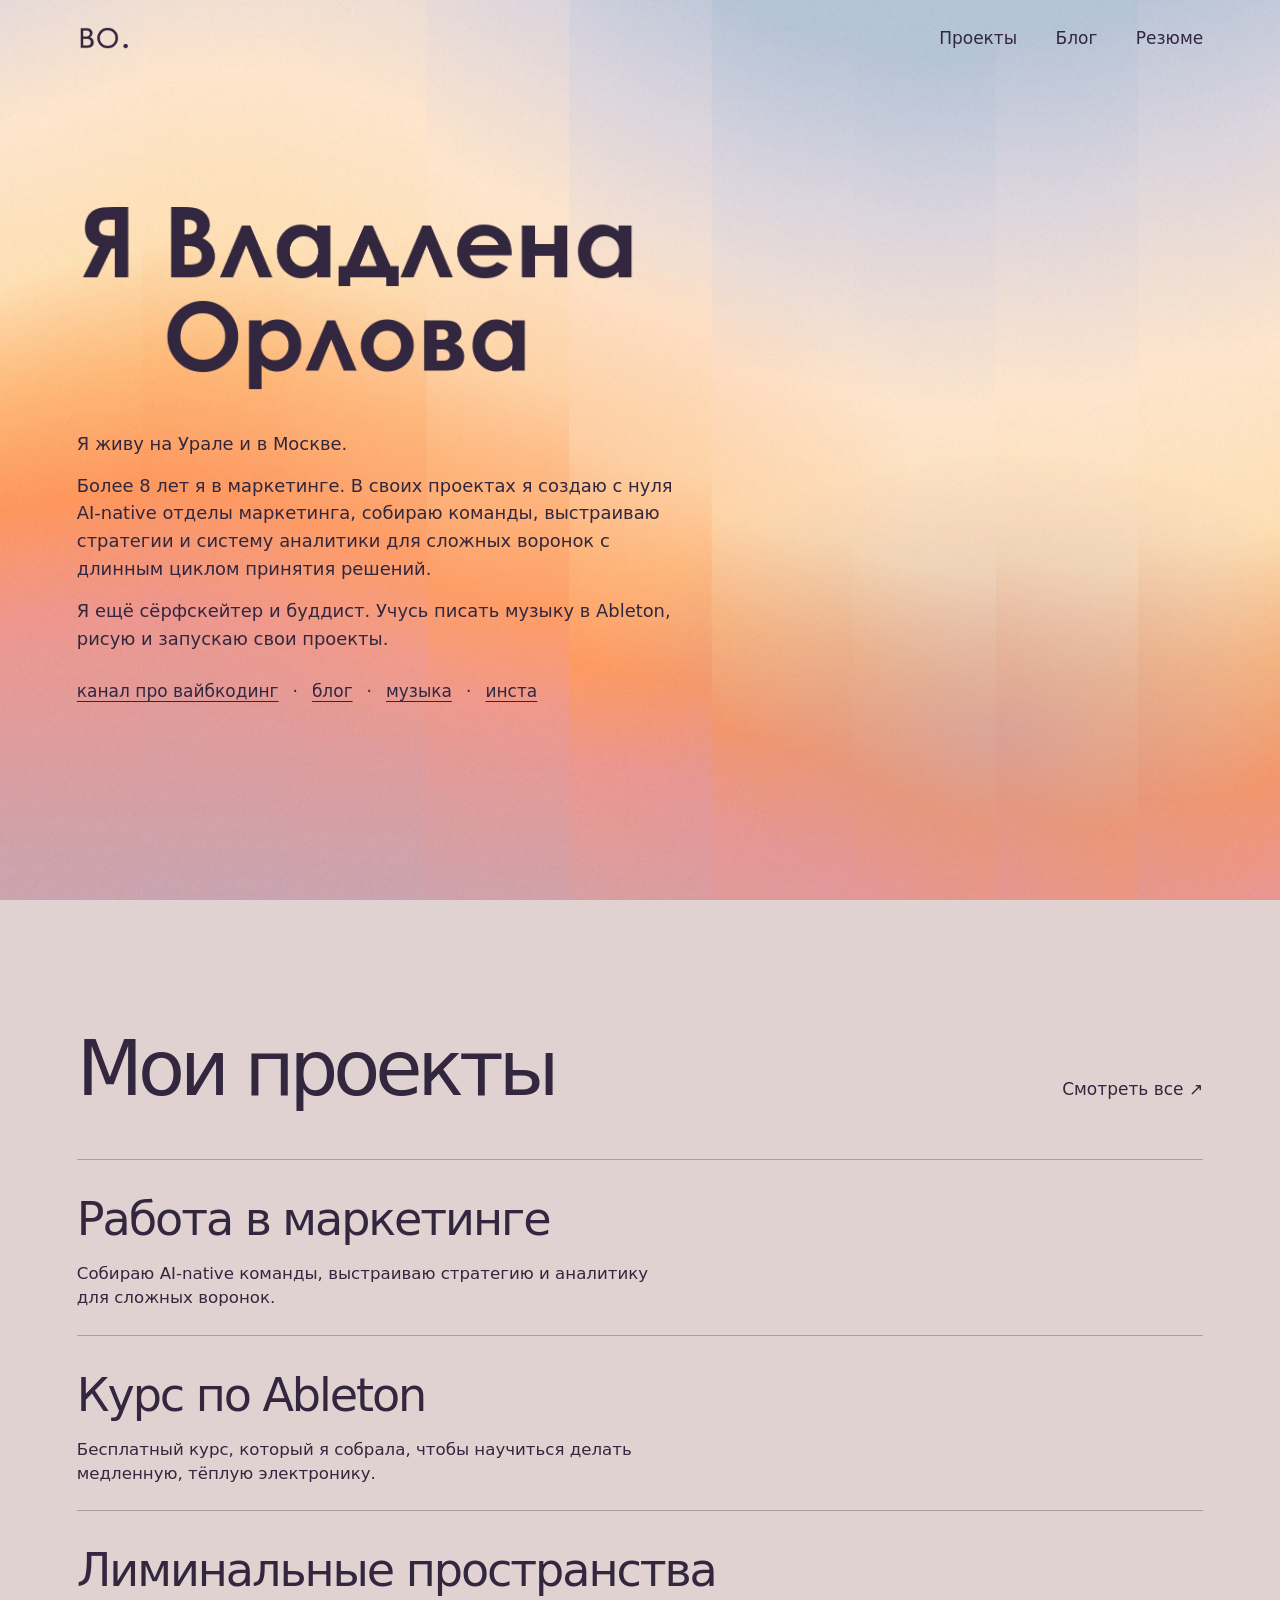
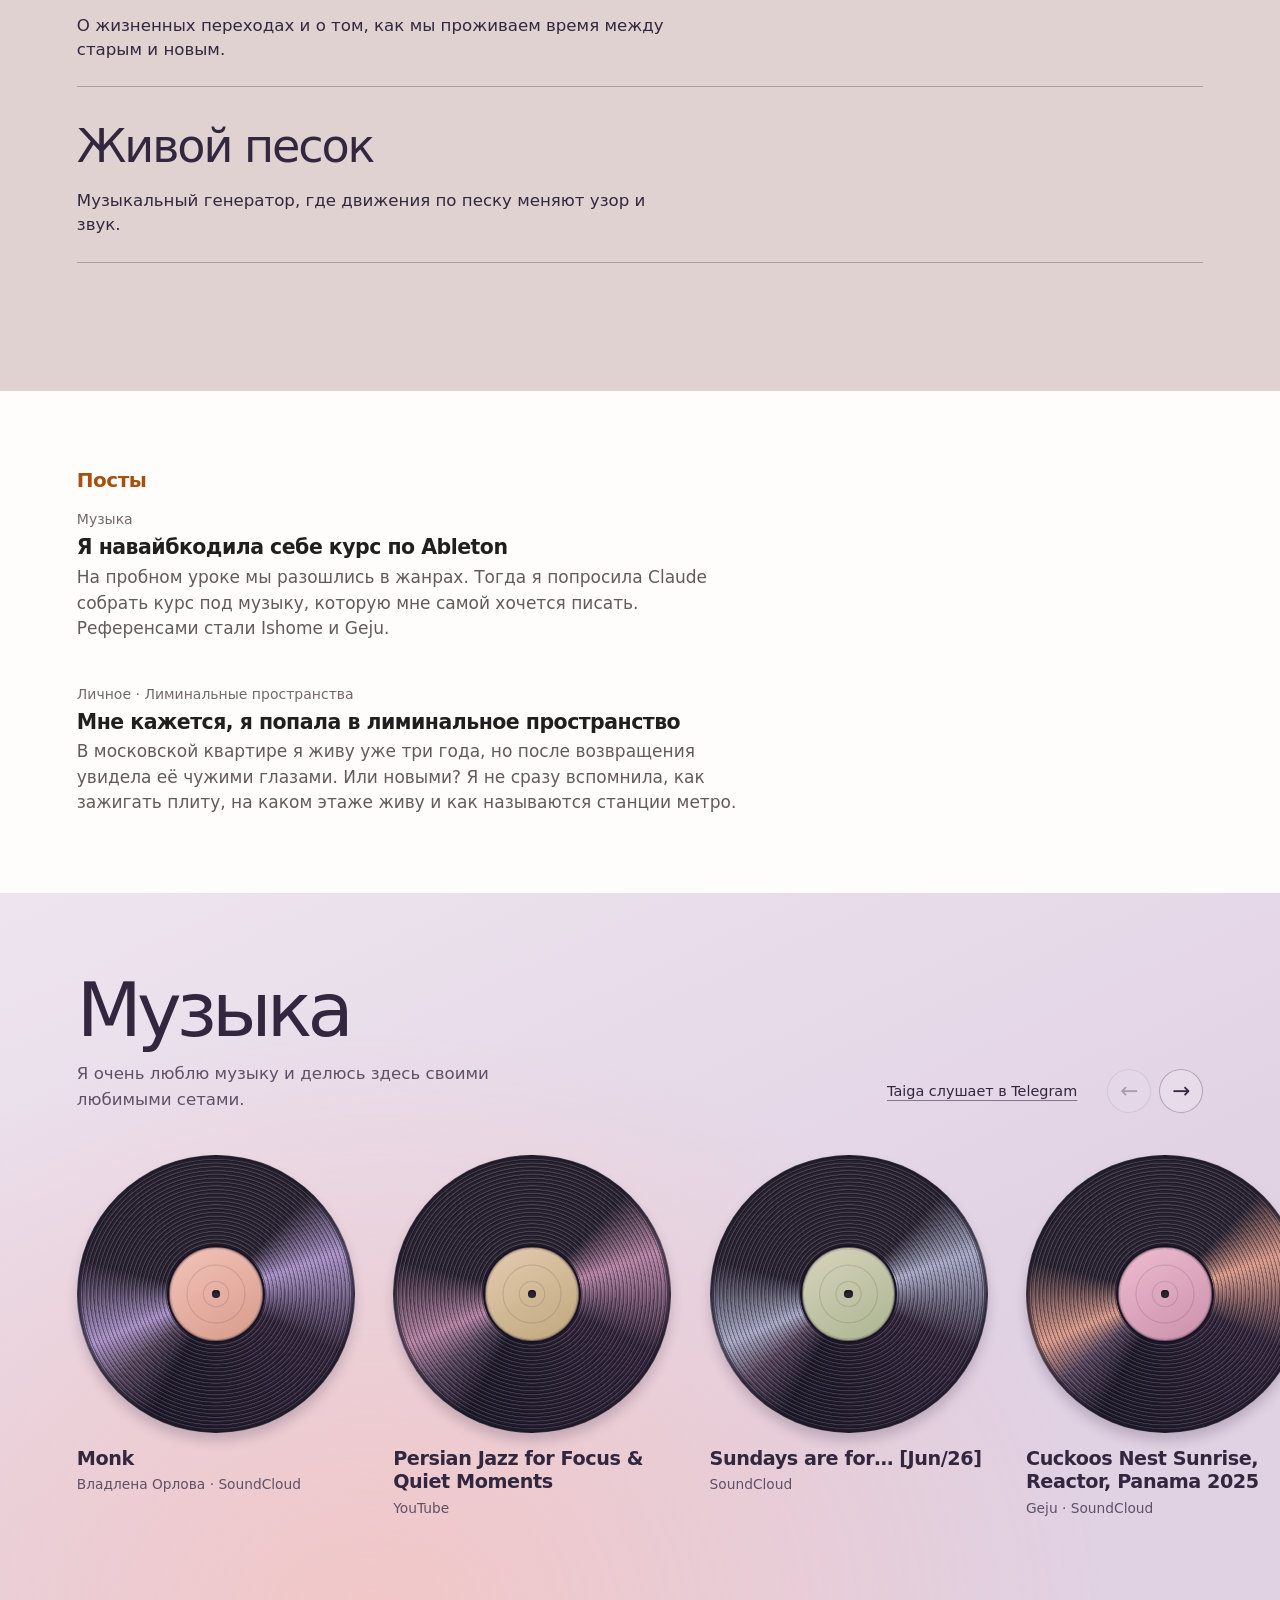
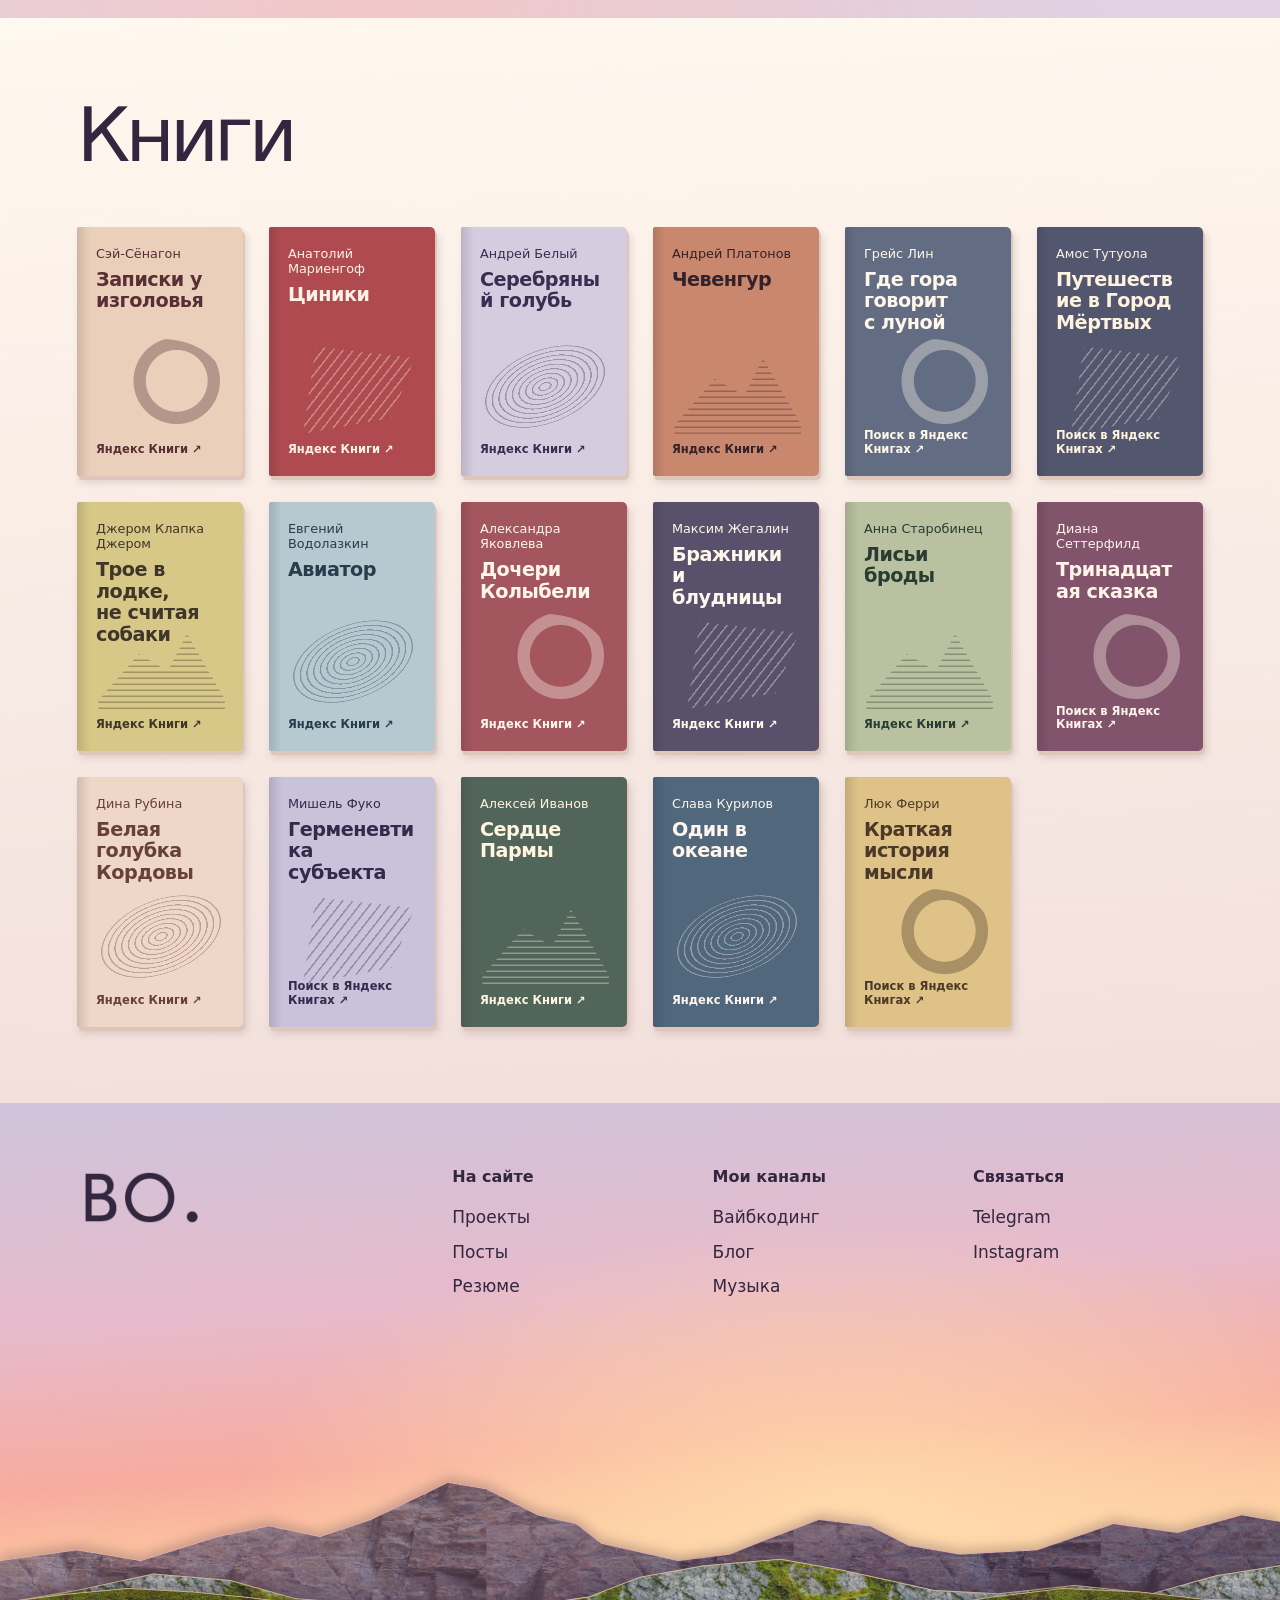
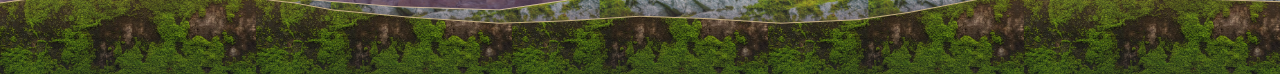
<file: index.html>
<!doctype html><html lang="ru"><head><meta charset="utf-8"><meta name="viewport" content="width=device-width,initial-scale=1"><title>Владлена Орлова — личный сайт</title>  <script type="module" crossorigin src="/assets/index-Boz1LIco.js"></script>
  <link rel="stylesheet" crossorigin href="/assets/index-C93un6hF.css">
</head><body><div id="root"></div></body></html>
</file>
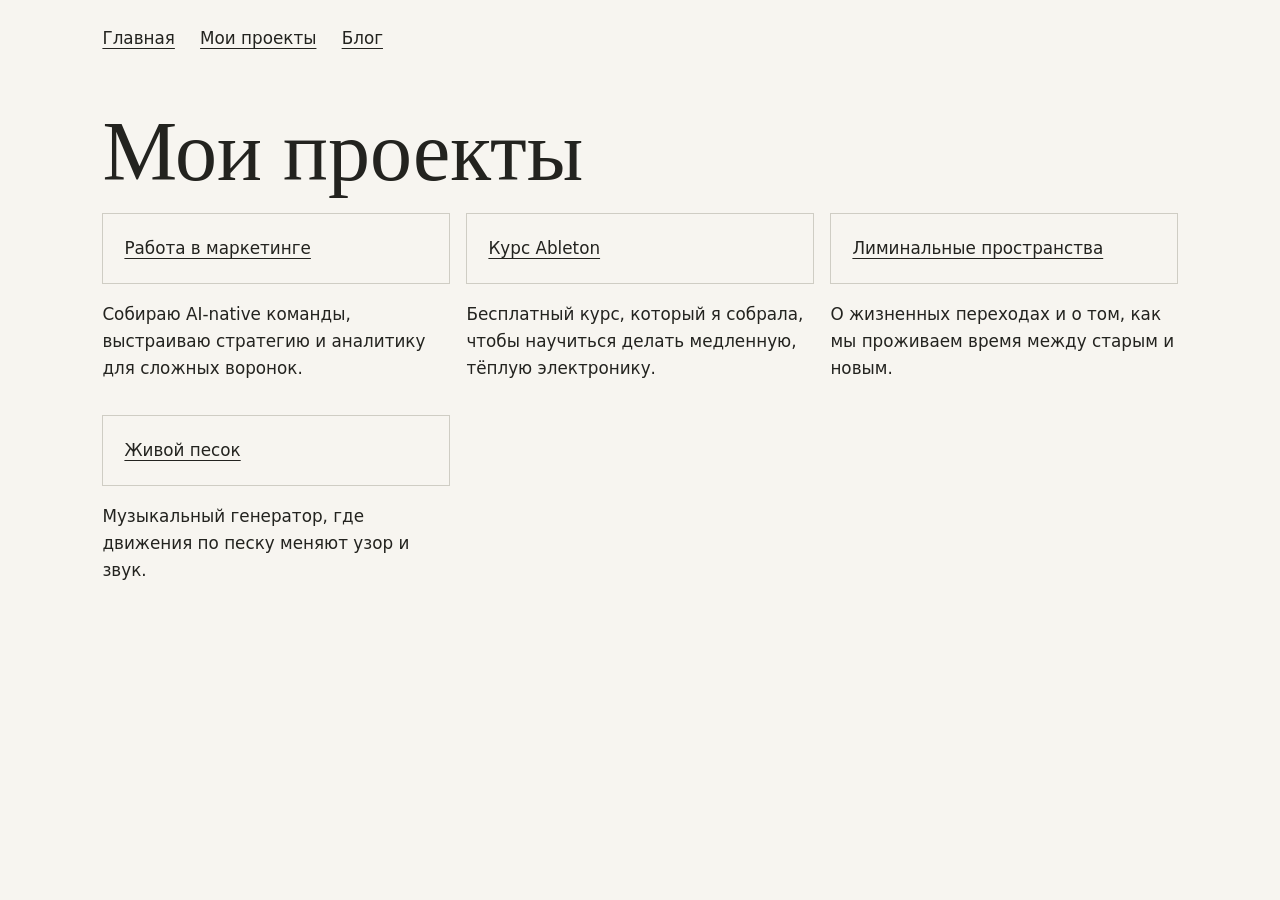
<file: projects/index.html>
<!doctype html>
<html lang="ru">
<head>
  <meta charset="utf-8">
  <meta name="viewport" content="width=device-width, initial-scale=1">
  <title>Мои проекты</title>
  <link rel="stylesheet" href="/site.css">
</head>
<body>
  <header><nav aria-label="Основная навигация">
    <a href="/">Главная</a>
    <a href="/projects/">Мои проекты</a>
    <a href="/#blog">Блог</a>
  </nav></header>
  <main>
<h1>Мои проекты</h1>
<ul class="projects">
  <li><a href="/resume/">Работа в маркетинге</a><p>Собираю AI-native команды, выстраиваю стратегию и аналитику для сложных воронок.</p></li>
  <li><a href="/ableton/">Курс Ableton</a><p>Бесплатный курс, который я собрала, чтобы научиться делать медленную, тёплую электронику.</p></li>
  <li><a href="/лиминал/">Лиминальные пространства</a><p>О жизненных переходах и о том, как мы проживаем время между старым и новым.</p></li>
  <li><a href="/zhivoy-pesok/">Живой песок</a><p>Музыкальный генератор, где движения по песку меняют узор и звук.</p></li>
</ul>
  </main>
</body>
</html>
</file>
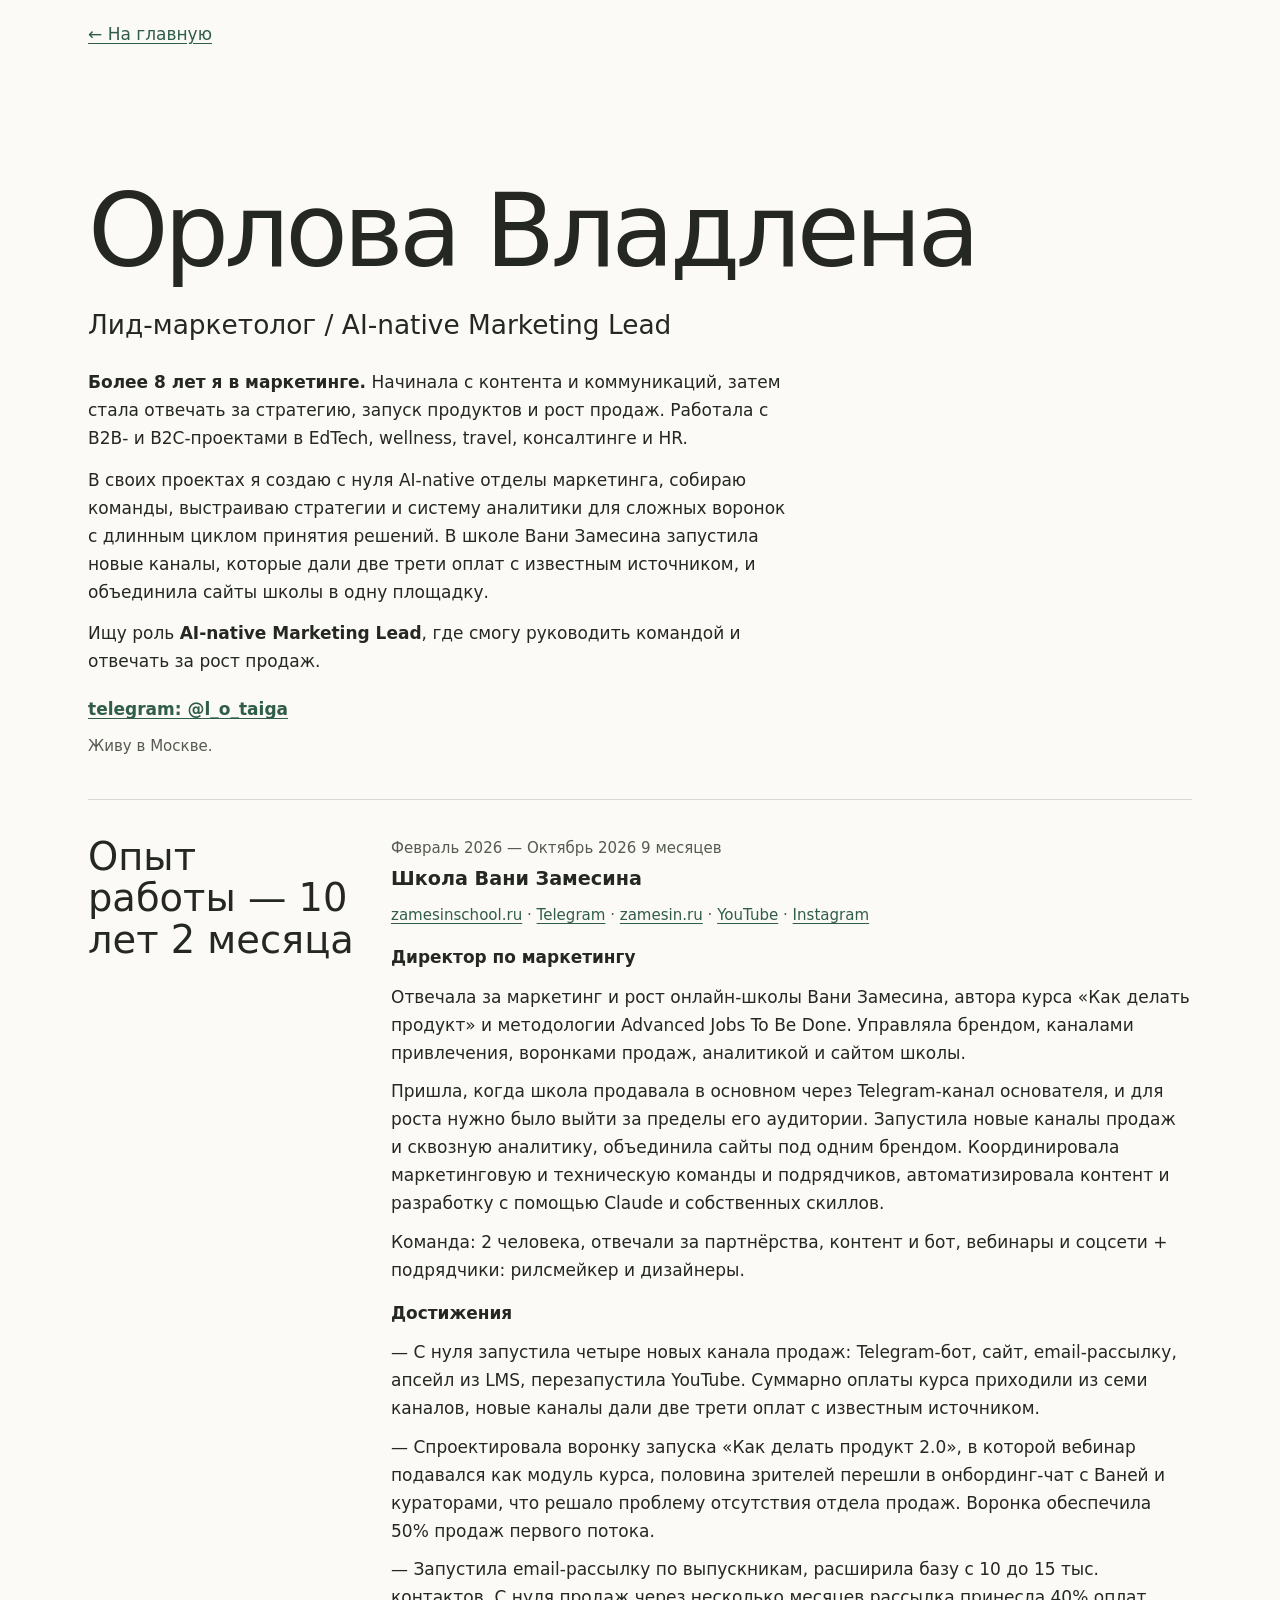
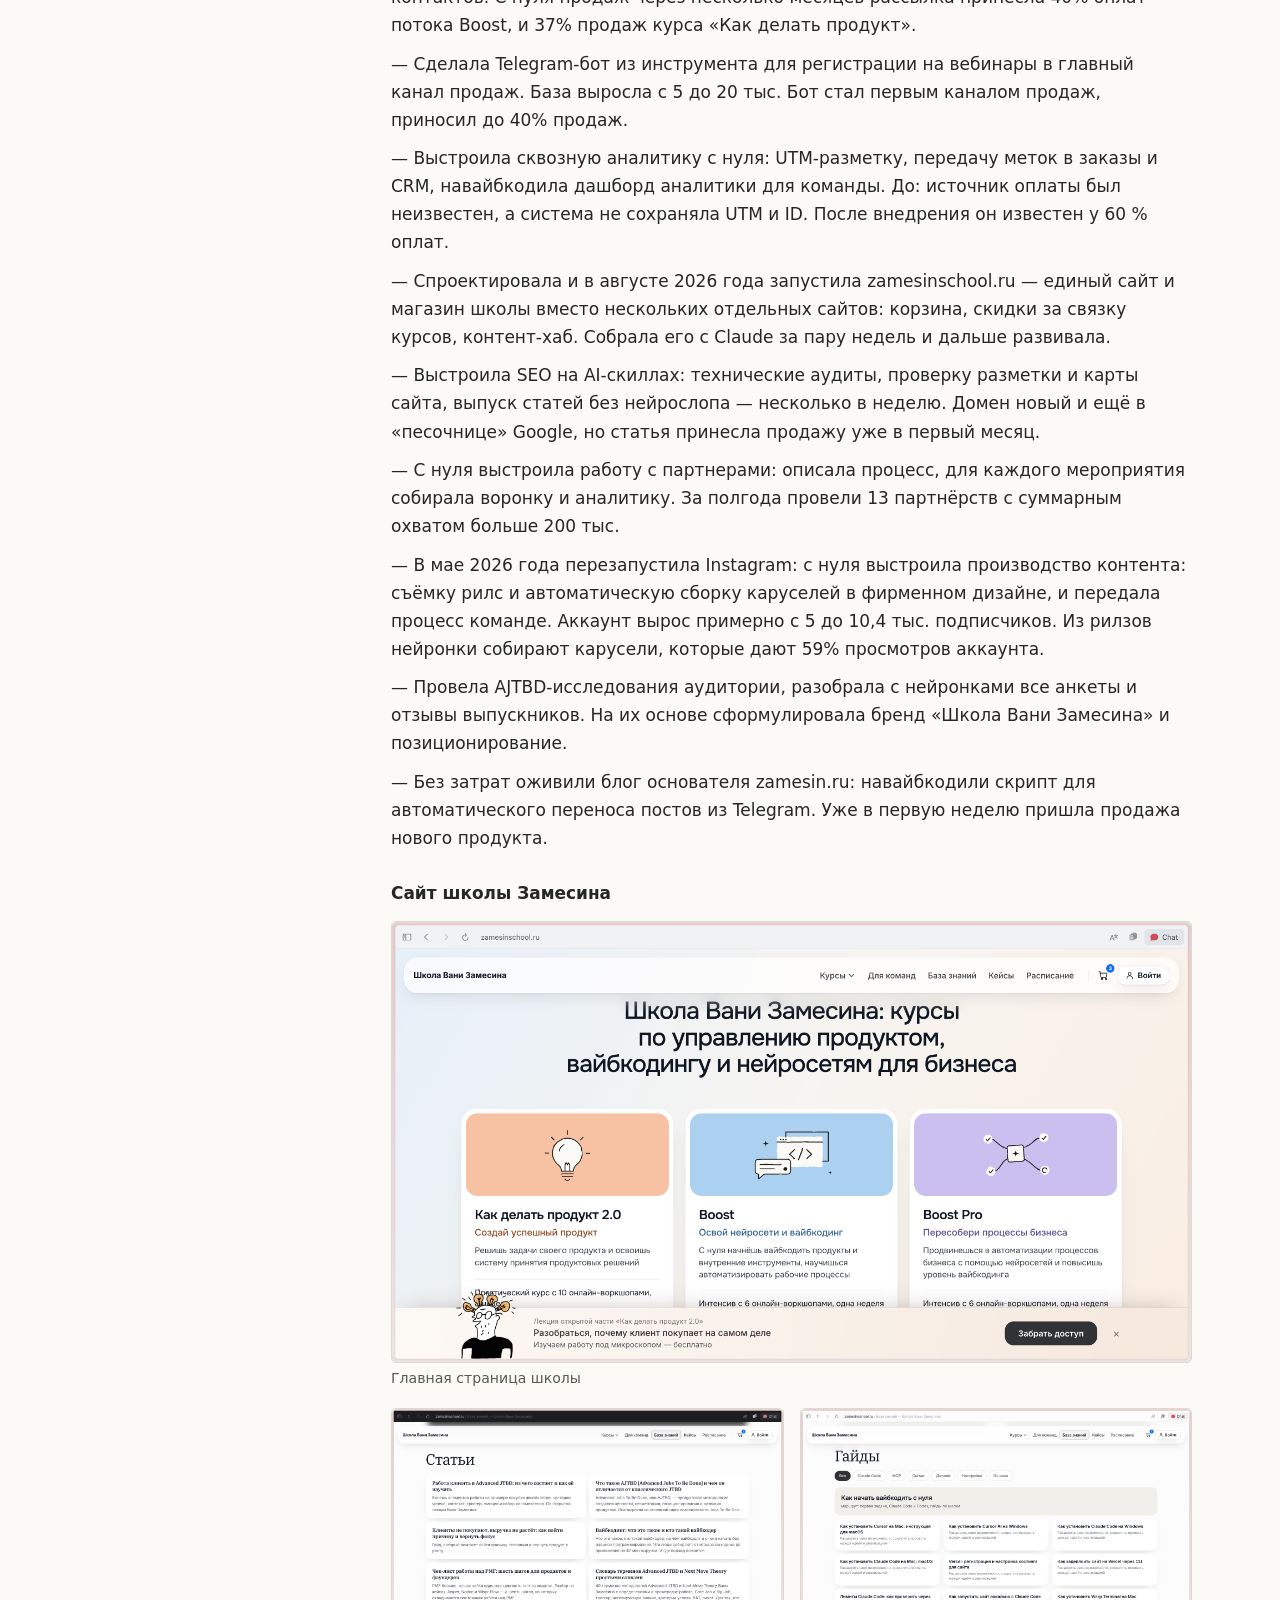
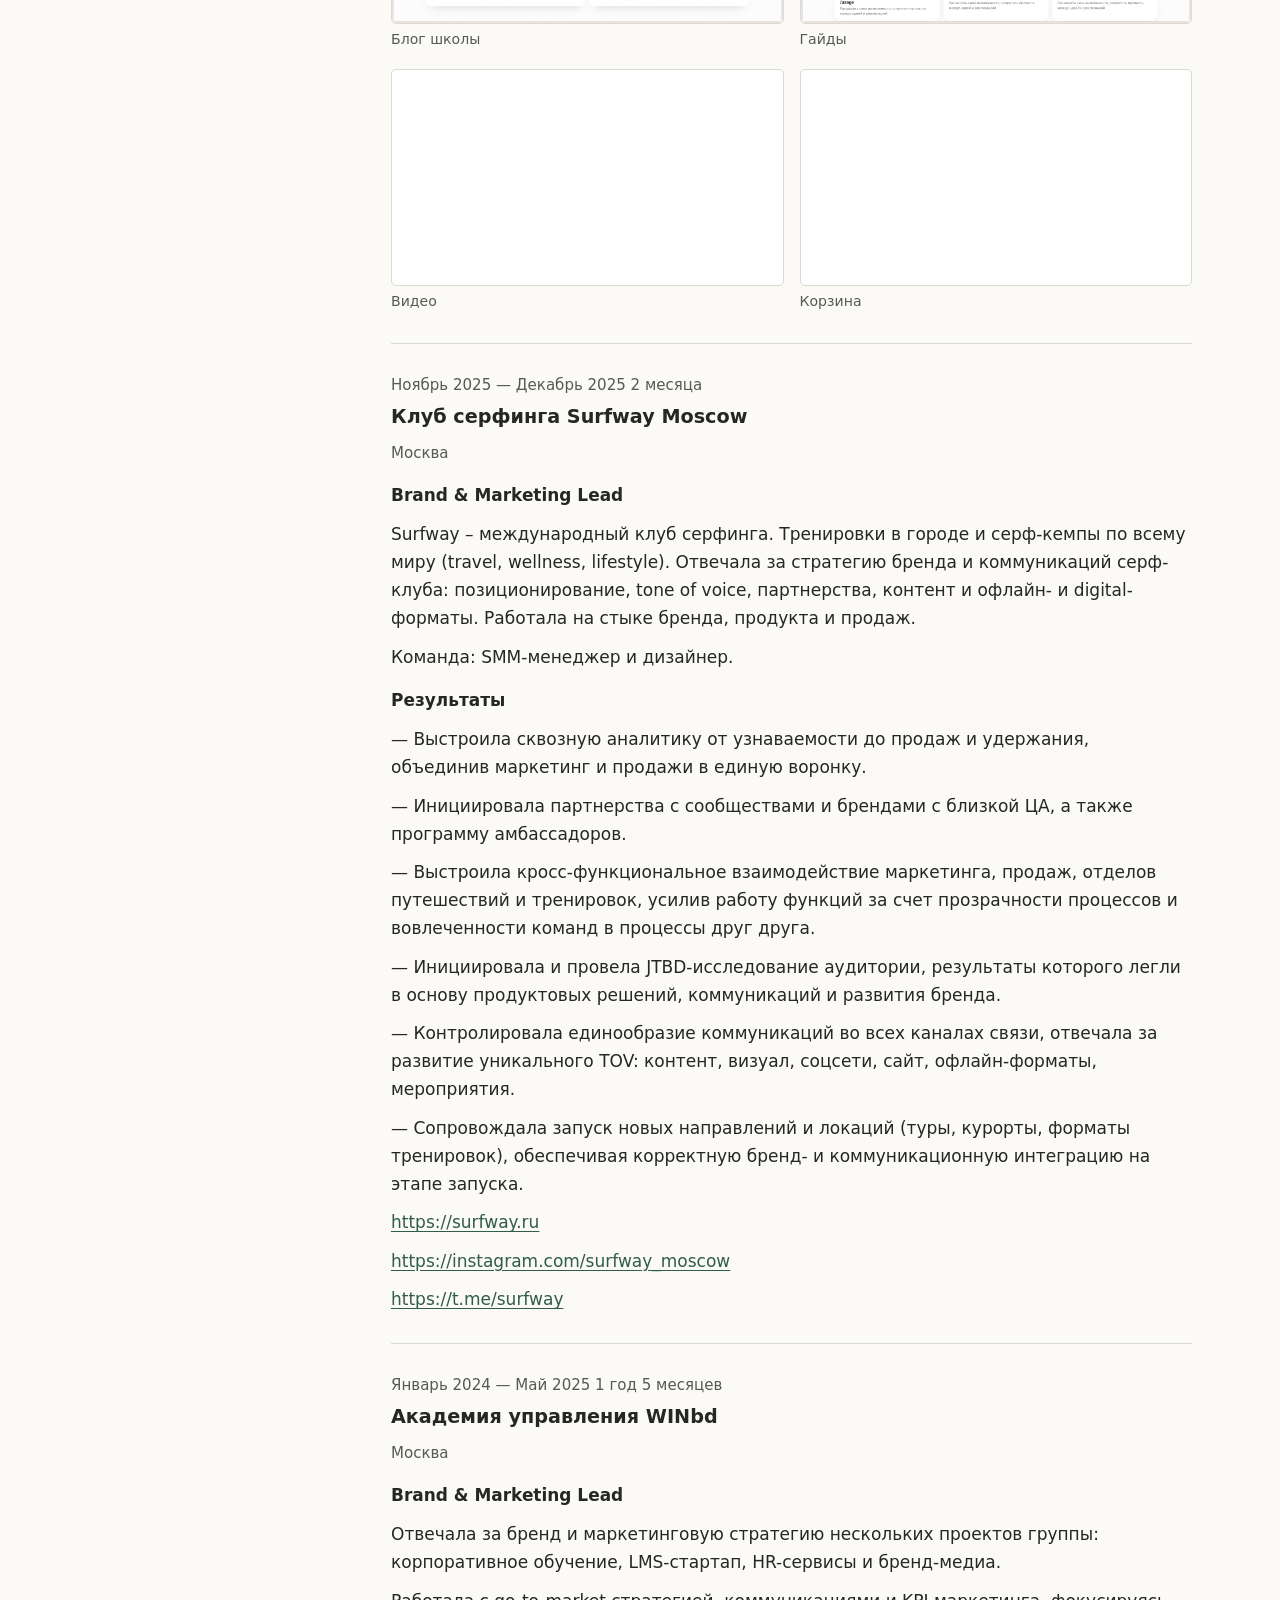
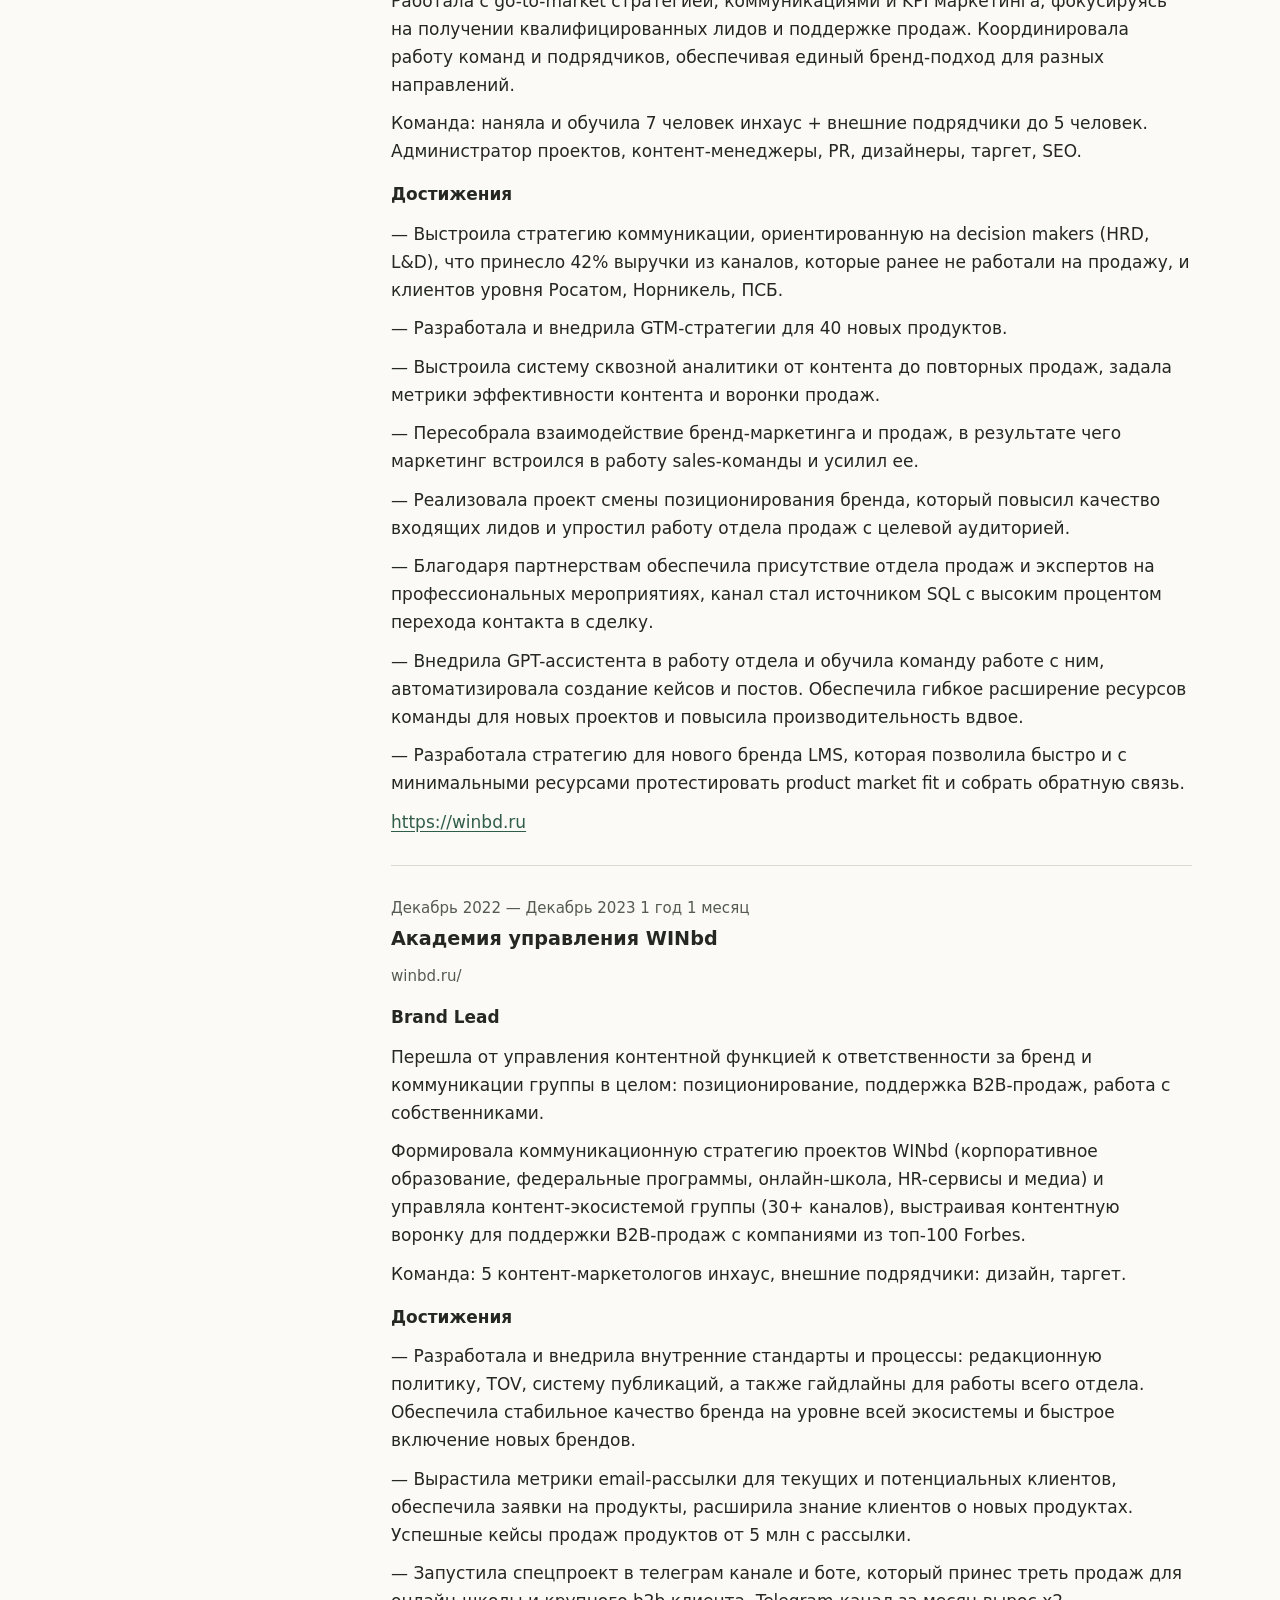
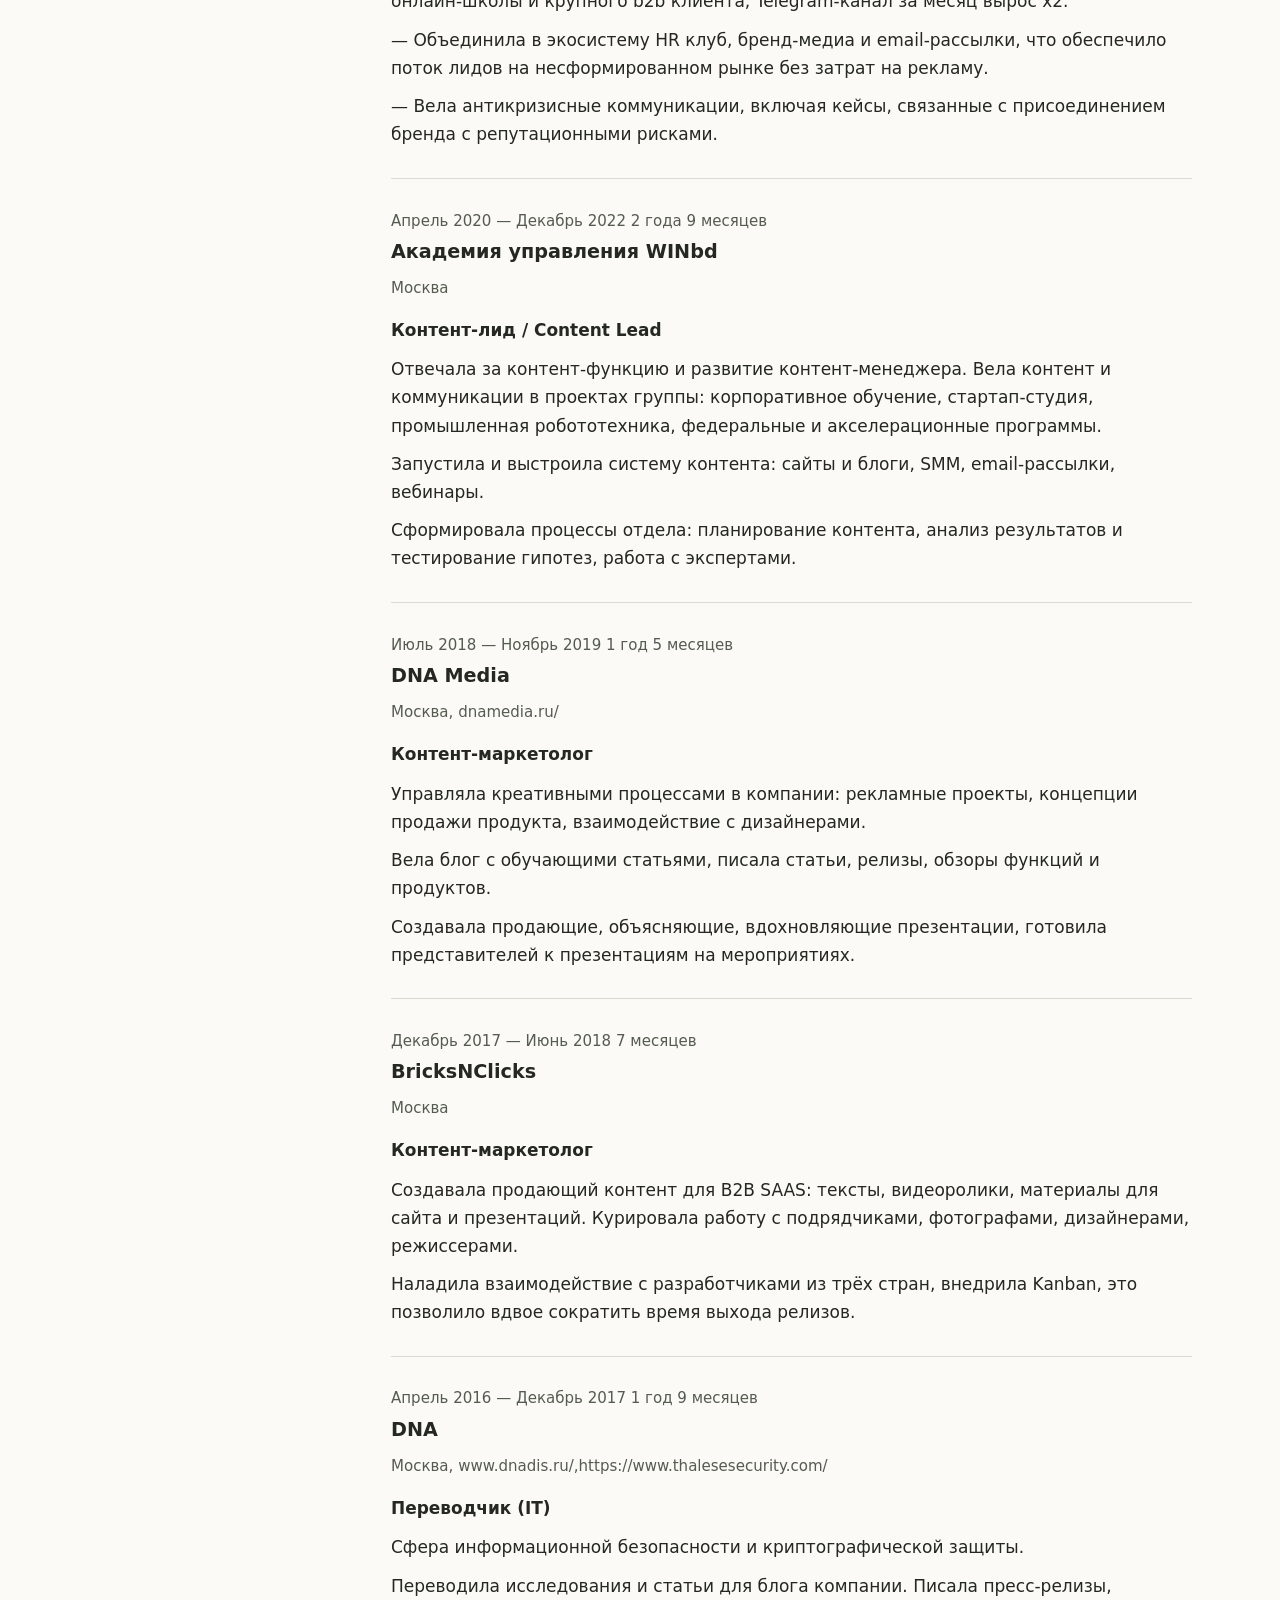
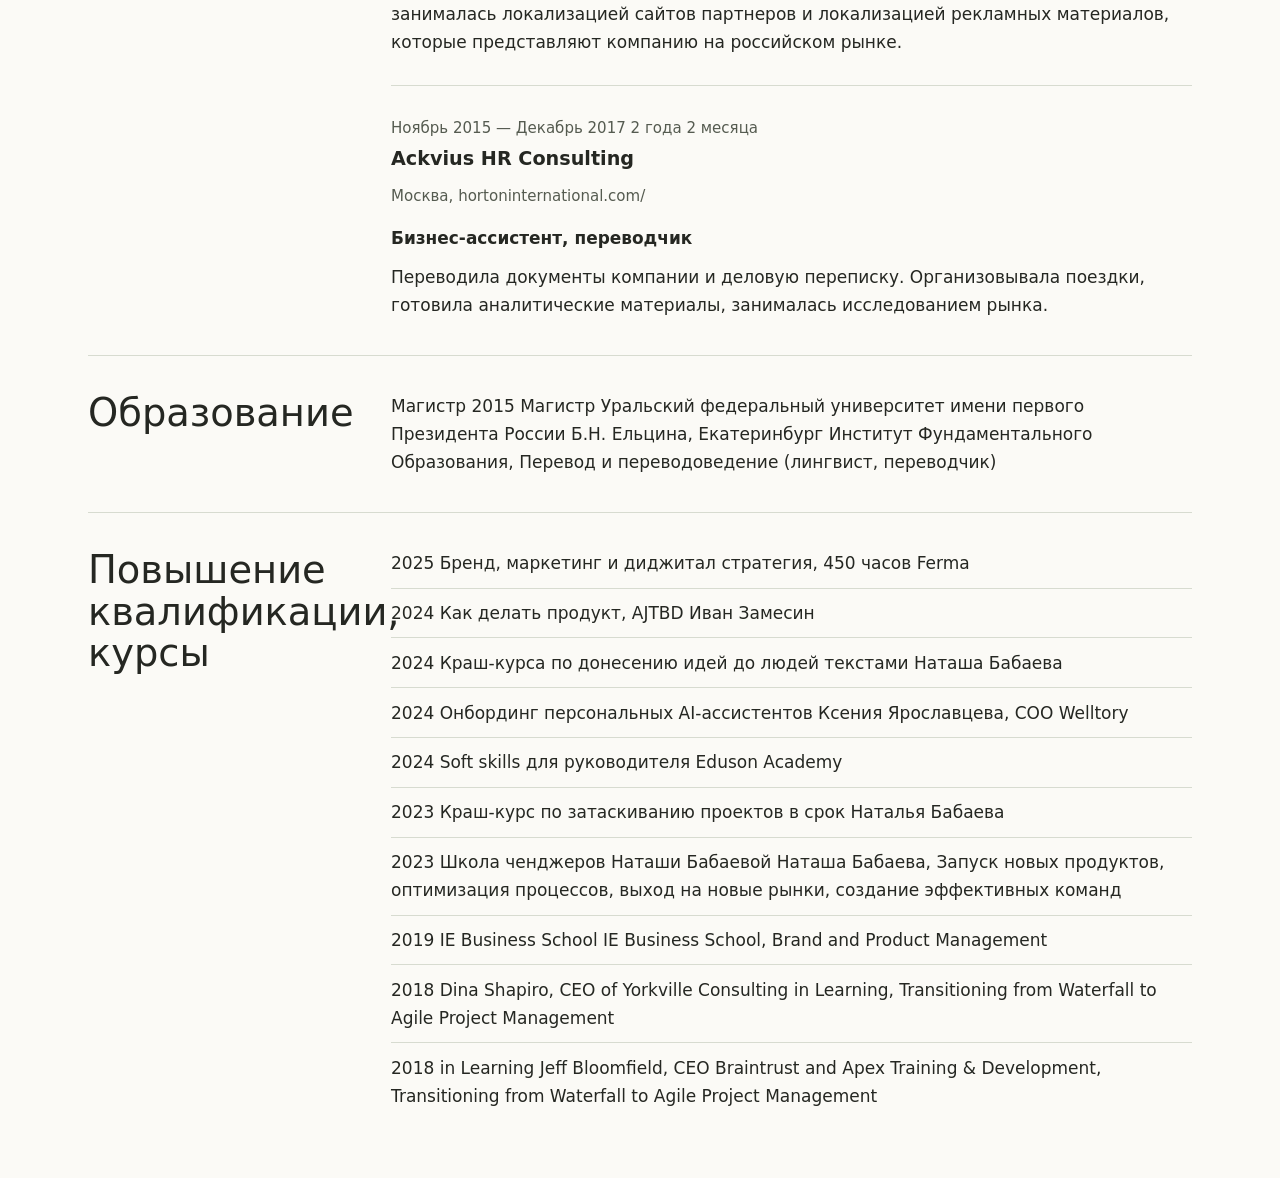
<file: resume/index.html>
<!doctype html>
<html lang="ru">
<head>
<meta charset="utf-8">
<meta name="viewport" content="width=device-width, initial-scale=1">
<title>Орлова Владлена — резюме</title>
<style>
:root {color-scheme:light; --paper:#fbfaf6; --ink:#252722; --muted:#555b50; --accent:#305d48; --line:#d7dbd0}
* {box-sizing:border-box}
body {margin:0;background:var(--paper);color:var(--ink);font:1.0625rem/1.65 system-ui,sans-serif}
main {width:min(100% - 3rem,69rem);margin:auto}
header {padding:clamp(3rem,10vw,8rem) 0 2.5rem;border-bottom:1px solid var(--line)}
h1,h2 {font-family:inherit;font-weight:400;line-height:1.08;margin:0}
h1 {font-size:clamp(3rem,8vw,6.5rem);letter-spacing:-.045em}
h2 {font-size:clamp(1.65rem,3vw,2.4rem)}
h3 {font-size:1.2rem;line-height:1.4;margin:0}
p {margin:.65rem 0 0}
.role {font-size:clamp(1.2rem,2.8vw,1.65rem);margin-top:1rem}
.resume-summary {max-width:65ch;margin-top:1.35rem}
.resume-summary p + p {margin-top:.85rem}
.meta {color:var(--muted);font-size:.94rem}
a {color:var(--accent);text-underline-offset:.2em}
a:focus-visible {outline:2px solid var(--accent);outline-offset:4px}
.contact {display:inline-block;margin-top:1.25rem;font-weight:650}
section {display:grid;grid-template-columns:minmax(12rem,1fr) minmax(0,3fr);gap:1rem 2.25rem;padding:2.25rem 0;border-bottom:1px solid var(--line)}
section:last-child {border:0;margin-bottom:2rem}
section div > :first-child {margin-top:0}
article + article {margin-top:1.85rem;padding-top:1.85rem;border-top:1px solid var(--line)}
ul {padding-left:1.2rem;margin:.8rem 0 0}
li + li {margin-top:.45rem}
li::marker {color:var(--accent)}
.rows {list-style:none;padding:0;margin:0}
.rows li + li {padding-top:.65rem;margin-top:.65rem;border-top:1px solid var(--line)}
@media(max-width:43rem) {main {width:calc(100% - 2rem)} section {grid-template-columns:1fr;padding:1.65rem 0}}
@media print {body {background:white;font-size:10pt} main {width:100%} header {padding:0 0 .8rem} h1 {font-size:32pt} section {display:block;padding:.65rem 0} h2 {margin-bottom:.35rem} article + article {margin-top:.65rem;padding-top:.65rem} h2,h3 {break-after:avoid} li {break-inside:avoid}}

h4 {margin:1rem 0 .15rem;font-size:1.06rem}
article > .meta:first-child {margin:0 0 .35rem}
section div {min-width:0;overflow-wrap:anywhere}
nav {padding-top:1.25rem}
@media print {nav {display:none}}

#school-portfolio {margin-top:1.75rem}
.school-portfolio {display:grid;grid-template-columns:repeat(2,minmax(0,1fr));gap:1.1rem 1rem;margin-top:.85rem}
.school-portfolio-main {grid-column:1 / -1}
.school-portfolio figure {margin:0;break-inside:avoid}
.school-portfolio a {display:block;border:1px solid var(--line);border-radius:5px;background:#fff}
.school-portfolio img {display:block;width:100%;height:auto;border-radius:inherit}
.school-portfolio figcaption {margin-top:.25rem;color:var(--muted);font-size:.88rem}
@media(max-width:32rem) {.school-portfolio {grid-template-columns:1fr}}
</style>
</head>
<body>
<main>
<nav aria-label="Навигация"><a href="../index.html">← На главную</a></nav>
<header>
<h1>Орлова Владлена</h1>
<p class="role">Лид-маркетолог / AI-native Marketing Lead</p>
<div class="resume-summary">
  <p><strong>Более 8 лет я в маркетинге.</strong> Начинала с контента и коммуникаций, затем стала отвечать за стратегию, запуск продуктов и рост продаж. Работала с B2B- и B2C-проектами в EdTech, wellness, travel, консалтинге и HR.</p>
  <p>В своих проектах я создаю с нуля AI-native отделы маркетинга, собираю команды, выстраиваю стратегии и систему аналитики для сложных воронок с длинным циклом принятия решений. В школе Вани Замесина запустила новые каналы, которые дали две трети оплат с известным источником, и объединила сайты школы в одну площадку.</p>
  <p>Ищу роль <strong>AI-native Marketing Lead</strong>, где смогу руководить командой и отвечать за рост продаж.</p>
</div>
<a class="contact" href="https://t.me/l_o_taiga">telegram: @l_o_taiga</a>
<p class="meta">Живу в Москве.</p>
</header>
<section><h2>Опыт работы — 10 лет 2 месяца</h2><div>
<article><p class="meta">Февраль 2026 — Октябрь 2026 9 месяцев</p><h3>Школа Вани Замесина</h3><p class="meta">
<a href="https://zamesinschool.ru/">zamesinschool.ru</a> ·
<a href="https://t.me/zamesin">Telegram</a> ·
<a href="https://zamesin.ru/">zamesin.ru</a> ·
<a href="https://www.youtube.com/@zamesin">YouTube</a> ·
<a href="https://www.instagram.com/zamesin/">Instagram</a>
</p><h4>Директор по маркетингу</h4><p>Отвечала за маркетинг и рост онлайн-школы Вани Замесина, автора курса «Как делать продукт» и методологии Advanced Jobs To Be Done. Управляла брендом, каналами привлечения, воронками продаж, аналитикой и сайтом школы.</p>
<p>Пришла, когда школа продавала в основном через Telegram-канал основателя, и для роста нужно было выйти за пределы его аудитории. Запустила новые каналы продаж и сквозную аналитику, объединила сайты под одним брендом. Координировала маркетинговую и техническую команды и подрядчиков, автоматизировала контент и разработку с помощью Claude и собственных скиллов.</p>
<p>Команда: 2 человека, отвечали за партнёрства, контент и бот, вебинары и соцсети + подрядчики: рилсмейкер и дизайнеры.</p>
<h4>Достижения</h4>
<p>— С нуля запустила четыре новых канала продаж: Telegram-бот, сайт, email-рассылку, апсейл из LMS, перезапустила YouTube. Суммарно оплаты курса приходили из семи каналов, новые каналы дали две трети оплат с известным источником.</p>
<p>— Спроектировала воронку запуска «Как делать продукт 2.0», в которой вебинар подавался как модуль курса, половина зрителей перешли в онбординг-чат с Ваней и кураторами, что решало проблему отсутствия отдела продаж. Воронка обеспечила 50% продаж первого потока.</p>
<p>— Запустила email-рассылку по выпускникам, расширила базу с 10 до 15 тыс. контактов. С нуля продаж через несколько месяцев рассылка принесла 40% оплат потока Boost, и 37% продаж курса «Как делать продукт».</p>
<p>— Сделала Telegram-бот из инструмента для регистрации на вебинары в главный канал продаж. База выросла с 5 до 20 тыс. Бот стал первым каналом продаж, приносил до 40% продаж.</p>
<p>— Выстроила сквозную аналитику с нуля: UTM-разметку, передачу меток в заказы и CRM, навайбкодила дашборд аналитики для команды. До: источник оплаты был неизвестен, а система не сохраняла UTM и ID. После внедрения он известен у 60 % оплат.</p>
<p>— Спроектировала и в августе 2026 года запустила zamesinschool.ru — единый сайт и магазин школы вместо нескольких отдельных сайтов: корзина, скидки за связку курсов, контент-хаб. Собрала его с Claude за пару недель и дальше развивала.</p>
<p>— Выстроила SEO на AI-скиллах: технические аудиты, проверку разметки и карты сайта, выпуск статей без нейрослопа — несколько в неделю. Домен новый и ещё в «песочнице» Google, но статья принесла продажу уже в первый месяц.</p>
<p>— С нуля выстроила работу с партнерами: описала процесс, для каждого мероприятия собирала воронку и аналитику. За полгода провели 13 партнёрств с суммарным охватом больше 200 тыс.</p>
<p>— В мае 2026 года перезапустила Instagram: с нуля выстроила производство контента: съёмку рилс и автоматическую сборку каруселей в фирменном дизайне, и передала процесс команде. Аккаунт вырос примерно с 5 до 10,4 тыс. подписчиков. Из рилзов нейронки собирают карусели, которые дают 59% просмотров аккаунта.</p>
<p>— Провела AJTBD-исследования аудитории, разобрала с нейронками все анкеты и отзывы выпускников. На их основе сформулировала бренд «Школа Вани Замесина» и позиционирование.</p>
<p>— Без затрат оживили блог основателя zamesin.ru: навайбкодили скрипт для автоматического переноса постов из Telegram. Уже в первую неделю пришла продажа нового продукта.</p>
<h4 id="school-portfolio">Сайт школы Замесина</h4>
<div class="school-portfolio" role="group" aria-labelledby="school-portfolio">
  <figure class="school-portfolio-main">
    <a href="./school-portfolio/site-home.png"><img src="./school-portfolio/site-home.png" width="2880" height="1584" loading="lazy" decoding="async" alt="Открыть скриншот главной страницы школы в полном размере"></a>
    <figcaption>Главная страница школы</figcaption>
  </figure>
  <figure>
    <a href="./school-portfolio/site-articles.png"><img src="./school-portfolio/site-articles.png" width="2880" height="1584" loading="lazy" decoding="async" alt="Открыть скриншот раздела со статьями в полном размере"></a>
    <figcaption>Блог школы</figcaption>
  </figure>
  <figure>
    <a href="./school-portfolio/site-guides.png"><img src="./school-portfolio/site-guides.png" width="2880" height="1584" loading="lazy" decoding="async" alt="Открыть скриншот раздела «Гайды» в полном размере"></a>
    <figcaption>Гайды</figcaption>
  </figure>
  <figure>
    <a href="./school-portfolio/site-video.png"><img src="./school-portfolio/site-video.png" width="2880" height="1584" loading="lazy" decoding="async" alt="Открыть скриншот раздела «Видео» в полном размере"></a>
    <figcaption>Видео</figcaption>
  </figure>
  <figure>
    <a href="./school-portfolio/site-cart.png"><img src="./school-portfolio/site-cart.png" width="2880" height="1584" loading="lazy" decoding="async" alt="Открыть скриншот корзины сайта школы в полном размере"></a>
    <figcaption>Корзина</figcaption>
  </figure>
</div>
</article>
<article><p class="meta">Ноябрь 2025 — Декабрь 2025 2 месяца</p><h3>Клуб серфинга Surfway Moscow</h3><p class="meta">Москва</p><h4>Brand &amp; Marketing Lead</h4><p>Surfway – международный клуб серфинга. Тренировки в городе и серф-кемпы по всему миру (travel, wellness, lifestyle). Отвечала за стратегию бренда и коммуникаций серф-клуба: позиционирование, tone of voice, партнерства, контент и офлайн- и digital-форматы. Работала на стыке бренда, продукта и продаж.</p>
<p>Команда: SMM-менеджер и дизайнер.</p>
<h4>Результаты</h4>
<p>— Выстроила сквозную аналитику от узнаваемости до продаж и удержания, объединив маркетинг и продажи в единую воронку.</p>
<p>— Инициировала партнерства с сообществами и брендами с близкой ЦА, а также программу амбассадоров.</p>
<p>— Выстроила кросс-функциональное взаимодействие маркетинга, продаж, отделов путешествий и тренировок, усилив работу функций за счет прозрачности процессов и вовлеченности команд в процессы друг друга.</p>
<p>— Инициировала и провела JTBD-исследование аудитории, результаты которого легли в основу продуктовых решений, коммуникаций и развития бренда.</p>
<p>— Контролировала единообразие коммуникаций во всех каналах связи, отвечала за развитие уникального TOV: контент, визуал, соцсети, сайт, офлайн-форматы, мероприятия.</p>
<p>— Сопровождала запуск новых направлений и локаций (туры, курорты, форматы тренировок), обеспечивая корректную бренд- и коммуникационную интеграцию на этапе запуска.</p>
<p><a href="https://surfway.ru">https://surfway.ru</a></p>
<p><a href="https://instagram.com/surfway_moscow">https://instagram.com/surfway_moscow</a></p>
<p><a href="https://t.me/surfway">https://t.me/surfway</a></p></article>
<article><p class="meta">Январь 2024 — Май 2025 1 год 5 месяцев</p><h3>Академия управления WINbd</h3><p class="meta">Москва</p><h4>Brand &amp; Marketing Lead</h4><p>Отвечала за бренд и маркетинговую стратегию нескольких проектов группы: корпоративное обучение, LMS-стартап, HR-сервисы и бренд-медиа.</p>
<p>Работала с go-to-market стратегией, коммуникациями и KPI маркетинга, фокусируясь на получении квалифицированных лидов и поддержке продаж. Координировала работу команд и подрядчиков, обеспечивая единый бренд-подход для разных направлений.</p>
<p>Команда: наняла и обучила 7 человек инхаус + внешние подрядчики до 5 человек. Администратор проектов, контент-менеджеры, PR, дизайнеры, таргет, SEO.</p>
<h4>Достижения</h4>
<p>— Выстроила стратегию коммуникации, ориентированную на decision makers (HRD, L&amp;D), что принесло 42% выручки из каналов, которые ранее не работали на продажу, и клиентов уровня Росатом, Норникель, ПСБ.</p>
<p>— Разработала и внедрила GTM-стратегии для 40 новых продуктов.</p>
<p>— Выстроила систему сквозной аналитики от контента до повторных продаж, задала метрики эффективности контента и воронки продаж.</p>
<p>— Пересобрала взаимодействие бренд-маркетинга и продаж, в результате чего маркетинг встроился в работу sales-команды и усилил ее.</p>
<p>— Реализовала проект смены позиционирования бренда, который повысил качество входящих лидов и упростил работу отдела продаж с целевой аудиторией.</p>
<p>— Благодаря партнерствам обеспечила присутствие отдела продаж и экспертов на профессиональных мероприятиях, канал стал источником SQL с высоким процентом перехода контакта в сделку.</p>
<p>— Внедрила GPT-ассистента в работу отдела и обучила команду работе с ним, автоматизировала создание кейсов и постов. Обеспечила гибкое расширение ресурсов команды для новых проектов и повысила производительность вдвое.</p>
<p>— Разработала стратегию для нового бренда LMS, которая позволила быстро и с минимальными ресурсами протестировать product market fit и собрать обратную связь.</p>
<p><a href="https://winbd.ru">https://winbd.ru</a></p></article>
<article><p class="meta">Декабрь 2022 — Декабрь 2023 1 год 1 месяц</p><h3>Академия управления WINbd</h3><p class="meta">winbd.ru/</p><h4>Brand Lead</h4><p>Перешла от управления контентной функцией к ответственности за бренд и коммуникации группы в целом: позиционирование, поддержка B2B-продаж, работа с собственниками.</p>
<p>Формировала коммуникационную стратегию проектов WINbd (корпоративное образование, федеральные программы, онлайн-школа, HR-сервисы и медиа) и управляла контент-экосистемой группы (30+ каналов), выстраивая контентную воронку для поддержки B2B-продаж с компаниями из топ-100 Forbes.</p>
<p>Команда: 5 контент-маркетологов инхаус, внешние подрядчики: дизайн, таргет.</p>
<h4>Достижения</h4>
<p>— Разработала и внедрила внутренние стандарты и процессы: редакционную политику, TOV, систему публикаций, а также гайдлайны для работы всего отдела. Обеспечила стабильное качество бренда на уровне всей экосистемы и быстрое включение новых брендов.</p>
<p>— Вырастила метрики email-рассылки для текущих и потенциальных клиентов, обеспечила заявки на продукты, расширила знание клиентов о новых продуктах. Успешные кейсы продаж продуктов от 5 млн с рассылки.</p>
<p>— Запустила спецпроект в телеграм канале и боте, который принес треть продаж для онлайн-школы и крупного b2b клиента, Telegram-канал за месяц вырос х2.</p>
<p>— Объединила в экосистему HR клуб, бренд-медиа и email-рассылки, что обеспечило поток лидов на несформированном рынке без затрат на рекламу.</p>
<p>— Вела антикризисные коммуникации, включая кейсы, связанные с присоединением бренда с репутационными рисками.</p></article>
<article><p class="meta">Апрель 2020 — Декабрь 2022 2 года 9 месяцев</p><h3>Академия управления WINbd</h3><p class="meta">Москва</p><h4>Контент-лид / Content Lead</h4><p>Отвечала за контент-функцию и развитие контент-менеджера. Вела контент и коммуникации в проектах группы: корпоративное обучение, стартап-студия, промышленная робототехника, федеральные и акселерационные программы.</p>
<p>Запустила и выстроила систему контента: сайты и блоги, SMM, email-рассылки, вебинары.</p>
<p>Сформировала процессы отдела: планирование контента, анализ результатов и тестирование гипотез, работа с экспертами.</p></article>
<article><p class="meta">Июль 2018 — Ноябрь 2019 1 год 5 месяцев</p><h3>DNA Media</h3><p class="meta">Москва, dnamedia.ru/</p><h4>Контент-маркетолог</h4><p>Управляла креативными процессами в компании: рекламные проекты, концепции продажи продукта, взаимодействие с дизайнерами.</p>
<p>Вела блог с обучающими статьями, писала статьи, релизы, обзоры функций и продуктов.</p>
<p>Создавала продающие, объясняющие, вдохновляющие презентации, готовила представителей к презентациям на мероприятиях.</p></article>
<article><p class="meta">Декабрь 2017 — Июнь 2018 7 месяцев</p><h3>BricksNClicks</h3><p class="meta">Москва</p><h4>Контент-маркетолог</h4><p>Создавала продающий контент для B2B SAAS: тексты, видеоролики, материалы для сайта и презентаций. Курировала работу с подрядчиками, фотографами, дизайнерами, режиссерами.</p>
<p>Наладила взаимодействие с разработчиками из трёх стран, внедрила Kanban, это позволило вдвое сократить время выхода релизов.</p></article>
<article><p class="meta">Апрель 2016 — Декабрь 2017 1 год 9 месяцев</p><h3>DNA</h3><p class="meta">Москва, www.dnadis.ru/,https://www.thalesesecurity.com/</p><h4>Переводчик (IT)</h4><p>Сфера информационной безопасности и криптографической защиты.</p>
<p>Переводила исследования и статьи для блога компании. Писала пресс-релизы, занималась локализацией сайтов партнеров и локализацией рекламных материалов, которые представляют компанию на российском рынке.</p></article>
<article><p class="meta">Ноябрь 2015 — Декабрь 2017 2 года 2 месяца</p><h3>Ackvius HR Consulting</h3><p class="meta">Москва, hortoninternational.com/</p><h4>Бизнес-ассистент, переводчик</h4><p>Переводила документы компании и деловую переписку. Организовывала поездки, готовила аналитические материалы, занималась исследованием рынка.</p></article>
</div></section>
<section><h2>Образование</h2><div>
<p>Магистр 2015 Магистр Уральский федеральный университет имени первого Президента России Б.Н. Ельцина, Екатеринбург Институт Фундаментального Образования, Перевод и переводоведение (лингвист, переводчик)</p>
</div></section>
<section><h2>Повышение квалификации, курсы</h2><div>
<ul class="rows"><li>2025 Бренд, маркетинг и диджитал стратегия, 450 часов Ferma</li><li>2024 Как делать продукт, AJTBD Иван Замесин</li><li>2024 Краш-курса по донесению идей до людей текстами Наташа Бабаева</li><li>2024 Онбординг персональных AI-ассистентов Ксения Ярославцева, COO Welltory</li><li>2024 Soft skills для руководителя Eduson Academy</li><li>2023 Краш-курс по затаскиванию проектов в срок Наталья Бабаева</li><li>2023 Школа ченджеров Наташи Бабаевой Наташа Бабаева, Запуск новых продуктов, оптимизация процессов, выход на новые рынки, создание эффективных команд</li><li>2019 IE Business School IE Business School, Brand and Product Management</li><li>2018 Dina Shapiro, CEO of Yorkville Consulting in Learning, Transitioning from Waterfall to Agile Project Management</li><li>2018 in Learning Jeff Bloomfield, CEO Braintrust and Apex Training &amp; Development, Transitioning from Waterfall to Agile Project Management</li></ul>
</div></section>
</main>
</body>
</html>
</file>
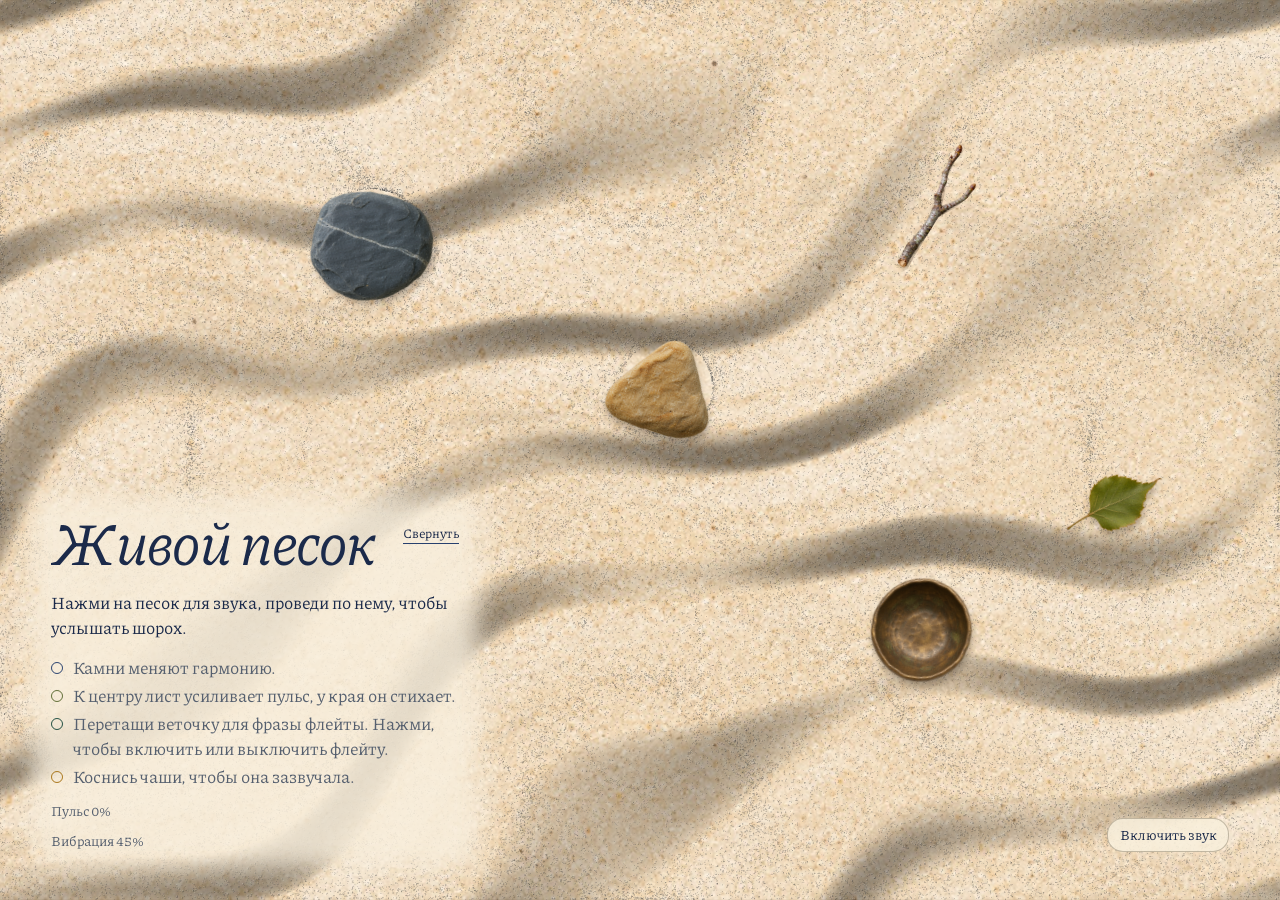
<file: zhivoy-pesok/index.html>
<!DOCTYPE html>
<html lang="ru">
<head>
<meta charset="utf-8">
<meta name="viewport" content="width=device-width, initial-scale=1, viewport-fit=cover">
<title>Живой песок</title>
<link rel="preconnect" href="https://fonts.googleapis.com">
<link rel="preconnect" href="https://fonts.gstatic.com" crossorigin>
<link rel="stylesheet" href="https://fonts.googleapis.com/css2?family=Piazzolla:ital,opsz,wght@0,8..30,300..600;1,8..30,300..600&display=swap">
<style>
  :root {
    --ink: #1b2a4a;
    --soft: #56606f;
    --indigo: #27406e;
    --garnet: #7b2337;
    --ochre: #a87518;
    --moss: #5e6b34;
    --pine: #1f4d40;
  }
  * { box-sizing: border-box; }
  html, body {
    height: 100%;
    margin: 0;
    background: #fff;
    color: var(--ink);
    overflow: hidden;
    overscroll-behavior: none;
  }
  body {
    background: #eddbbb url('./sand-grain.jpg') center / cover no-repeat;
    font-family: Piazzolla, Georgia, serif;
    font-size: 17px;
    line-height: 1.45;
  }
  canvas {
    position: fixed;
    inset: 0;
    width: 100%;
    height: 100%;
    display: block;
    touch-action: none;
    cursor: crosshair;
  }
  .panel {
    position: fixed;
    z-index: 2;
    left: clamp(20px, 4vw, 56px);
    bottom: clamp(20px, 4vw, 48px);
    width: min(25.5rem, calc(100vw - 40px));
  }
  h1 {
    margin: 0 0 .3em;
    padding-right: 3.8rem;
    font-size: clamp(2.7rem, 5.1vw, 3.8rem);
    font-style: italic;
    font-weight: 400;
    line-height: 1;
    letter-spacing: -.01em;
  }
  .lead { margin: 0 0 .9rem; }
  ul { list-style: none; margin: 0; padding: 0; }
  li {
    display: grid;
    grid-template-columns: .7rem 1fr;
    gap: .65rem;
    align-items: baseline;
    padding: .1rem 0;
    color: var(--soft);
    transition: color .4s;
  }
  li::before {
    content: "";
    width: .62rem;
    height: .62rem;
    border: 1.5px solid var(--pigment);
    border-radius: 50%;
    transition: background-color .4s;
  }
  li.done { color: var(--ink); }
  li.done::before { background-color: var(--pigment); }
  .pulse-status { margin: .7rem 0 .42rem; color: var(--soft); font-size: .85rem; }
  .panel::before {
    content: "";
    position: absolute;
    z-index: -1;
    inset: -1rem -1.25rem;
    background: #f8efddd5;
    border-radius: 1.2rem;
    filter: blur(12px);
    pointer-events: none;
  }
  #hints { max-height: 52svh; overflow: auto; overscroll-behavior: contain; }
  .vibration {
    color: var(--soft);
    font-size: .85rem;
    font-variant-numeric: tabular-nums;
  }
  button {
    padding: 0;
    font: inherit;
    color: var(--ink);
    background: none;
    border: 0;
    border-bottom: 1.5px solid var(--indigo);
    cursor: pointer;
  }
  button:hover { color: var(--garnet); border-color: var(--garnet); }
  button:focus-visible { outline: 2px solid var(--garnet); outline-offset: 3px; }
  .hints-toggle { position: absolute; top: .82rem; right: 0; font-size: .8rem; white-space: nowrap; }
  .panel[data-collapsed] { width: auto; }
  .panel[data-collapsed]::before { display: none; }
  .panel[data-collapsed] .hints-toggle, .transport {
    padding: .38rem .7rem;
    background: #f9efdcde;
    border: 1px solid #55493454;
    border-radius: 1rem;
    font-size: .86rem;
  }
  .panel[data-collapsed] .hints-toggle { position: static; }
  .transport {
    position: fixed;
    z-index: 3;
    right: clamp(20px, 4vw, 56px);
    bottom: clamp(20px, 4vw, 48px);
  }
  .stone {
    position: fixed;
    z-index: 1;
    top: 0;
    left: 0;
    width: var(--size);
    aspect-ratio: 1;
    min-width: 44px;
    border: 0;
    border-radius: 50%;
    touch-action: none;
    cursor: grab;
    transform: translate3d(var(--x), var(--y), 0) translate(-50%, -50%);
  }
  .stone::before {
    content: "";
    position: absolute;
    inset: 0;
    background: var(--asset, url('./river-stones.png')) var(--sprite) center / var(--cells, 300%) 100% no-repeat;
    filter: drop-shadow(2px 5px 3px #382d2454);
    transform: rotate(var(--angle));
    transition: filter .2s ease;
  }
  .stone[data-dragging] { cursor: grabbing; z-index: 2; }
  .stone[data-dragging]::before { filter: drop-shadow(4px 8px 5px #382d245a); }
  .stone[aria-pressed="false"]::before { opacity: .42; }
  .stone-slate { --size: clamp(77px, 11.5vw, 150px); --sprite: 0%; --angle: -12deg; }
  .stone-ochre { --size: clamp(67px, 10vw, 126px); --sprite: 50%; --angle: 19deg; }
  .garden-object { --asset: url('./garden-objects.png'); --cells: 400%; }
  .branch { --size: clamp(64px, 9vw, 110px); --sprite: 100%; --angle: -17deg; }
  .bowl, .leaf { --asset: url('./bowl-and-leaf.png'); --cells: 200%; }
  .bowl { --size: clamp(71px, 9vw, 115px); --sprite: 0%; --angle: 9deg; cursor: pointer; }
  .leaf { --size: clamp(62px, 7.5vw, 96px); --sprite: 100%; --angle: 15deg; }
  .branch::before { clip-path: polygon(1% 89%, 10% 80%, 29% 64%, 45% 48%, 54% 34%, 63% 23%, 76% 11%, 89% 0, 94% 0, 92% 8%, 80% 16%, 70% 27%, 62% 42%, 57% 51%, 67% 49%, 79% 44%, 89% 38%, 96% 37%, 93% 43%, 83% 50%, 69% 56%, 51% 60%, 37% 72%, 19% 88%, 10% 97%, 4% 98%); }
  @media (max-height: 560px) {
    .lead { display: none; }
  }
</style>
</head>
<body>
<canvas id="plate" role="img" aria-label="Песок на вибрирующей пластине. Узор меняется от движений курсора, нажатий, колеса мыши и клавиш."></canvas>
<div id="stones" hidden>
  <button class="stone stone-slate" type="button" aria-label="Тёмный камень" aria-describedby="stone-controls" data-role="rock"></button>
  <button class="stone stone-ochre" type="button" aria-label="Светлый камень" aria-describedby="stone-controls" data-role="rock"></button>
  <button class="stone leaf" type="button" aria-label="Лист" aria-describedby="leaf-controls" data-role="leaf"></button>
  <button class="stone garden-object branch" type="button" aria-label="Веточка" aria-describedby="branch-controls" aria-pressed="true" data-role="branch"></button>
  <button class="stone bowl" type="button" aria-label="Поющая чаша" aria-describedby="bowl-controls" data-role="bowl"></button>
</div>

<section class="panel">
  <button class="hints-toggle" id="hints-toggle" type="button" aria-expanded="true" aria-controls="hints">Свернуть</button>
  <div id="hints">
    <h1>Живой песок</h1>
    <p class="lead" id="lead">Нажми на песок для звука, проведи по нему, чтобы услышать шорох.</p>
    <ul>
      <li data-action="rock" id="stone-controls" style="--pigment: var(--indigo)">Камни меняют гармонию.</li>
      <li data-action="leaf" id="leaf-controls" style="--pigment: var(--moss)">К центру лист усиливает пульс, у края он стихает.</li>
      <li data-action="branch" id="branch-controls" style="--pigment: var(--pine)">Перетащи веточку для фразы флейты. Нажми, чтобы включить или выключить флейту.</li>
      <li data-action="bowl" id="bowl-controls" style="--pigment: var(--ochre)">Коснись чаши, чтобы она зазвучала.</li>
    </ul>
    <p class="pulse-status" id="pulse-status">Пульс 0%</p>
    <span class="vibration" id="readout">Вибрация 45%</span>
  </div>
</section>
<button class="transport" id="sound" type="button">Включить звук</button>

<script type="module">
import { createSoundscape, leafPulse, stoneHarmony } from './soundscape.js?v=dunes';

(() => {
  'use strict';

  const canvas = document.getElementById('plate');
  const panel = document.querySelector('.panel');
  const readout = document.getElementById('readout');
  const pulseStatus = document.getElementById('pulse-status');
  const soundButton = document.getElementById('sound');
  const hints = document.getElementById('hints');
  const hintsToggle = document.getElementById('hints-toggle');
  hintsToggle.addEventListener('click', () => {
    hints.hidden = !hints.hidden;
    panel.toggleAttribute('data-collapsed', hints.hidden);
    hintsToggle.setAttribute('aria-expanded', String(!hints.hidden));
    hintsToggle.textContent = hints.hidden ? 'Подсказки' : 'Свернуть';
  });

  const gl = canvas.getContext('webgl', {
    alpha: true,
    antialias: false,
    powerPreference: 'high-performance',
  });
  if (!gl) {
    document.getElementById('lead').textContent =
      'Этот браузер не запускает WebGL. Включи аппаратное ускорение или открой страницу в другом браузере.';
    return;
  }

  const calm = matchMedia('(prefers-reduced-motion: reduce)').matches;

  /* ---------- Размеры и таблицы волны ---------- */

  let W = 0, H = 0, S = 1, dpr = 1;
  let keepRight = 0, keepTop = 0;
  let ux, uy;
  const scales = [1, 2, 4];
  let fields;
  const stoneLayer = document.getElementById('stones');
  const objects = Array.from(stoneLayer.querySelectorAll('.stone'), (element) => ({
    element,
    size: 0,
    x: 0,
    y: 0,
    active: true,
    energy: 0,
  }));
  const [firstRock, secondRock, leaf, branch, bowl] = objects;
  const stones = [firstRock, secondRock];

  function resize() {
    dpr = Math.min(window.devicePixelRatio || 1, 2);
    W = Math.max(innerWidth, 2);
    H = Math.max(innerHeight, 2);
    S = Math.min(W, H);
    canvas.width = Math.round(W * dpr);
    canvas.height = Math.round(H * dpr);
    gl.viewport(0, 0, canvas.width, canvas.height);

    ux = new Float32Array(W);
    uy = new Float32Array(H);
    for (let i = 0; i < W; i++) ux[i] = (i - W / 2) / S;
    for (let i = 0; i < H; i++) uy[i] = (i - H / 2) / S;
    fields = scales.map((scale) => ({
      scale,
      cnx: new Float32Array(W), cmx: new Float32Array(W),
      dnx: new Float32Array(W), dmx: new Float32Array(W),
      cny: new Float32Array(H), cmy: new Float32Array(H),
      dny: new Float32Array(H), dmy: new Float32Array(H),
    }));

    measurePanel();
  }

  function measurePanel() {
    if (hints.hidden) {
      keepRight = 0;
      keepTop = H;
      return;
    }
    const box = panel.getBoundingClientRect();
    keepRight = box.right + 22;
    keepTop = box.top - 22;
  }

  /* ---------- Песчинки ---------- */

  resize();
  stoneLayer.hidden = false;
  const stonePositions = W < 650
    ? [[.22, .19], [.53, .28], [.81, .32], [.67, .12], [.82, .48]]
    : [[.29, .27], [.52, .43], [.87, .56], [.73, .23], [.72, .70]];
  objects.forEach((stone, i) => {
    stone.size = stone.element.offsetWidth;
    placeStone(stone, W * stonePositions[i][0], H * stonePositions[i][1]);
  });
  // Считаем от экрана, а не от окна: вкладка может открыться в фоне с нулевым размером.
  const COUNT = Math.round(Math.min(170000, Math.max(50000, screen.width * screen.height * 0.11)));
  const HEAVY = Math.round(COUNT * 0.8);
  const MEDIUM_GRAINS = Math.round(HEAVY * 0.64);
  const FINE_GRAINS = Math.round(HEAVY * 0.89);
  const pos = new Float32Array(COUNT * 2);
  const vel = new Float32Array(COUNT * 2);

  function scatter() {
    for (let i = 0; i < COUNT; i++) {
      pos[i * 2] = Math.random() * W;
      pos[i * 2 + 1] = Math.random() * H;
      vel[i * 2] = 0;
      vel[i * 2 + 1] = 0;
    }
  }
  scatter();

  const NOISE = new Float32Array(1 << 16);
  for (let i = 0; i < NOISE.length; i++) NOISE[i] = Math.random() * 2 - 1;

  /* ---------- Состояние пластины ---------- */

  let n = 3, m = 5, targetN = 3, targetM = 5;
  let drive = 0.45;
  let excite = 0;
  const duneTouch = { x: 0, y: 0, strength: 0 };
  let lastTouch = performance.now(), wander = 0;
  const strikes = [];

  // Чем мельче узор, тем выше тон. Диапазон 165–990 Гц мягкий и слышен на ноутбуке.
  const toHz = (a, b) => 165 * 6 ** (Math.log((a * a + b * b) / 5) / Math.log(193 / 5));

  function buildTables() {
    const gn = n / (n + m), gm = m / (n + m);
    for (const { scale, cnx, cmx, dnx, dmx, cny, cmy, dny, dmy } of fields) {
      const pn = Math.PI * n * scale, pm = Math.PI * m * scale;
      for (let i = 0; i < W; i++) {
        cnx[i] = Math.cos(pn * ux[i]);
        cmx[i] = Math.cos(pm * ux[i]);
        dnx[i] = -gn * Math.sin(pn * ux[i]);
        dmx[i] = -gm * Math.sin(pm * ux[i]);
      }
      for (let i = 0; i < H; i++) {
        cny[i] = Math.cos(pn * uy[i]);
        cmy[i] = Math.cos(pm * uy[i]);
        dny[i] = -gn * Math.sin(pn * uy[i]);
        dmy[i] = -gm * Math.sin(pm * uy[i]);
      }
    }
  }

  function step() {
    n += (targetN - n) * 0.06;
    m += (targetM - m) * 0.06;
    buildTables();
    excite *= 0.96;
    for (const stone of stones) stone.energy *= 0.95;

    // Если ничего не трогать, узор медленно плывёт сам, а созвучие пересобирается.
    if (!calm && performance.now() - lastTouch > 6000) {
      wander += 0.00035;
      const driftN = 4 + 3 * Math.sin(wander);
      const driftM = driftN + 3 + 2 * Math.sin(wander * 1.618 + 1);
      targetN += (driftN - targetN) * 0.002;
      targetM += (driftM - targetM) * 0.002;
    }

    const shake = (0.35 + 2.4 * drive * drive + excite * 2.2) * (calm ? 0.5 : 1);
    const pull = 0.34;
    const damp = 0.82;
    const maxX = W - 1, maxY = H - 1;
    let ni = (Math.random() * 65536) | 0;

    for (let i = 0; i < COUNT; i++) {
      const p = i * 2;
      let x = pos[p], y = pos[p + 1], vx = vel[p], vy = vel[p + 1];
      const ix = x | 0, iy = y | 0;
      // Тот же рисунок повторяется вдвое и вчетверо мельче, более тонким слоем песка.
      const scale = i >= HEAVY || i < MEDIUM_GRAINS ? 0 : Number(i >= FINE_GRAINS) + 1;
      const { cnx, cmx, dnx, dmx, cny, cmy, dny, dmy } = fields[scale];

      const a = cnx[ix], b = cmy[iy], c = cmx[ix], d = cny[iy];
      const f = a * b - c * d;
      const gx = dnx[ix] * b - dmx[ix] * d;
      const gy = a * dmy[iy] - c * dny[iy];
      const af = f < 0 ? -f : f;

      let drift, jolt;
      if (i < HEAVY) {
        // Тяжёлый песок уходит туда, где пластина не движется.
        drift = -pull * f;
        // Небольшая дрожь и на узловых линиях: линия остаётся песком, а не нитью.
        jolt = shake * (af + 0.09);
      } else {
        // Лёгкая пыль собирается на пучностях, как в опытах Фарадея.
        drift = pull * 0.55 * f;
        jolt = shake * 0.5 * Math.max(0.12, 1.15 - af);
      }

      ni = (ni + 1) & 65535; vx += drift * gx + NOISE[ni] * jolt;
      ni = (ni + 1) & 65535; vy += drift * gy + NOISE[ni] * jolt;

      for (const stone of stones) {
        const dx = x - stone.x, dy = y - stone.y;
        const reach = stone.size * 1.25;
        if (Math.abs(dx) >= reach || Math.abs(dy) >= reach) continue;
        const distanceSquared = dx * dx + dy * dy;
        if (distanceSquared >= reach * reach) continue;
        const distance = Math.sqrt(distanceSquared) || 1;
        const rim = stone.size * 0.37;
        const force = (distance < rim ? 1.35 : -0.14) * (1 - distance / reach);
        const swirl = stone.energy * (1 - distance / reach) * 0.7;
        vx += (dx * force - dy * swirl) / distance;
        vy += (dy * force + dx * swirl) / distance;
      }

      vx *= damp; vy *= damp;
      x += vx; y += vy;

      if (x < 0) { x = 0; vx = -vx; } else if (x > maxX) { x = maxX; vx = -vx; }
      if (y < 0) { y = 0; vy = -vy; } else if (y > maxY) { y = maxY; vy = -vy; }

      pos[p] = x; pos[p + 1] = y; vel[p] = vx; vel[p + 1] = vy;
    }

    applyStrikes();
  }

  function applyStrikes() {
    const band = 30;
    for (let s = strikes.length - 1; s >= 0; s--) {
      const wave = strikes[s];
      const inner = Math.max(0, wave.r - band), outer = wave.r + band;
      const inner2 = inner * inner, outer2 = outer * outer;
      for (let i = 0; i < COUNT; i++) {
        const p = i * 2;
        const dx = pos[p] - wave.x, dy = pos[p + 1] - wave.y;
        const d2 = dx * dx + dy * dy;
        if (d2 > outer2 || d2 < inner2) continue;
        const dist = Math.sqrt(d2) || 1;
        const kick = wave.power * (1 - Math.abs(dist - wave.r) / band) / dist;
        vel[p] += dx * kick;
        vel[p + 1] += dy * kick;
      }
      wave.r += 13;
      wave.power *= 0.965;
      if (wave.power < 0.35 || wave.r > W + H) strikes.splice(s, 1);
    }
  }

  /* ---------- Рисование ---------- */

  function shader(type, source) {
    const unit = gl.createShader(type);
    gl.shaderSource(unit, source);
    gl.compileShader(unit);
    if (!gl.getShaderParameter(unit, gl.COMPILE_STATUS)) {
      throw new Error(gl.getShaderInfoLog(unit));
    }
    return unit;
  }

  const dunes = gl.createProgram();
  gl.attachShader(dunes, shader(gl.VERTEX_SHADER, `
    attribute vec2 aCorner;
    void main() { gl_Position = vec4(aCorner, 0.0, 1.0); }
  `));
  gl.attachShader(dunes, shader(gl.FRAGMENT_SHADER, `
    precision highp float;
    uniform vec2 uSize;
    uniform vec3 uTouch;

    float heightAt(vec2 p) {
      vec2 d = p - uTouch.xy;
      float bend = exp(-dot(d, d) * 20.0) * uTouch.z;
      float crosswind = p.x + 0.47 * p.y;
      float wind = p.y - 0.39 * p.x;
      float fold = sin(crosswind * 5.4 + wind * 4.1);
      float phase = wind * 30.0 + 2.35 * fold
        + 0.72 * sin(crosswind * 10.7 - wind * 6.3)
        + 0.59 * sin(wind * 8.5 - crosswind * 2.8);
      phase += bend * (1.0 + sin(dot(d, vec2(11.0, -9.0))));
      // A broad windward face and a shorter, steeper lee slope.
      float ridge = sin(phase) + 0.29 * sin(2.0 * phase + 0.8);
      float relief = 0.58 + 0.42 * sin(crosswind * 7.6 + wind * 5.0 + fold);
      return ridge * relief * 0.026
        + 0.008 * sin(wind * 13.0 + crosswind * 11.0)
        + 0.0012 * sin(phase * 4.0 + crosswind * 13.0) * relief;
    }

    void main() {
      vec2 p = (gl_FragCoord.xy - uSize * 0.5) / min(uSize.x, uSize.y);
      float h = heightAt(p);
      float hX = heightAt(p + vec2(0.002, 0.0));
      float hY = heightAt(p + vec2(0.0, 0.002));
      vec3 normal = normalize(vec3(h - hX, h - hY, 0.002));
      float light = dot(normal, normalize(vec3(-0.37, 0.73, 0.57))) - 0.57;
      float shadow = pow(clamp(-light * 1.10, 0.0, 1.0), 0.89) * 0.44;
      float glow = smoothstep(0.01, 0.48, light) * 0.31;
      gl_FragColor = vec4(vec3(light > 0.0 ? 1.0 : 0.0), shadow + glow);
    }
  `));
  gl.linkProgram(dunes);
  const aCorner = gl.getAttribLocation(dunes, 'aCorner');
  const duneSize = gl.getUniformLocation(dunes, 'uSize');
  const dunePointer = gl.getUniformLocation(dunes, 'uTouch');
  const corners = gl.createBuffer();
  gl.bindBuffer(gl.ARRAY_BUFFER, corners);
  gl.bufferData(gl.ARRAY_BUFFER, new Float32Array([-1, -1, 1, -1, -1, 1, 1, 1]), gl.STATIC_DRAW);

  const program = gl.createProgram();
  gl.attachShader(program, shader(gl.VERTEX_SHADER, `
    attribute vec2 aPos;
    attribute vec3 aGrain;
    uniform vec2 uRes;
    uniform float uDpr;
    varying float vAlpha;
    void main() {
      vec2 c = aPos / uRes * 2.0 - 1.0;
      gl_Position = vec4(c.x, -c.y, 0.0, 1.0);
      gl_PointSize = aGrain.y * uDpr * 1.36;
      vAlpha = mix(0.20, 0.12, aGrain.x) * aGrain.z;
    }
  `));
  gl.attachShader(program, shader(gl.FRAGMENT_SHADER, `
    precision mediump float;
    varying float vAlpha;
    void main() {
      vec2 p = gl_PointCoord - 0.5;
      float shadow = 1.0 - smoothstep(0.12, 0.36, length(p - vec2(0.10, 0.12)));
      float highlight = 1.0 - smoothstep(0.07, 0.25, length(p + vec2(0.10, 0.09)));
      shadow *= vAlpha;
      highlight *= vAlpha * 0.56;
      float alpha = shadow + highlight * (1.0 - shadow);
      if (alpha < 0.008) discard;
      float lightness = (shadow * 0.17 + highlight * (1.0 - shadow)) / alpha;
      gl_FragColor = vec4(vec3(lightness), alpha);
    }
  `));
  gl.linkProgram(program);
  gl.useProgram(program);

  const grain = new Float32Array(COUNT * 3);
  for (let i = 0; i < COUNT; i++) {
    const light = i >= HEAVY;
    const fine = i < HEAVY && i >= MEDIUM_GRAINS;
    grain[i * 3] = light ? 1 : fine ? 0.13 : 0;
    grain[i * 3 + 1] = (fine ? 0.9 : light ? 1.3 : 1.5) + Math.random() * 1.1;
    grain[i * 3 + 2] = 0.82 + Math.random() * 0.36;
  }

  const posBuffer = gl.createBuffer();
  const aPos = gl.getAttribLocation(program, 'aPos');
  gl.bindBuffer(gl.ARRAY_BUFFER, posBuffer);
  gl.bufferData(gl.ARRAY_BUFFER, pos.byteLength, gl.DYNAMIC_DRAW);
  gl.enableVertexAttribArray(aPos);
  gl.vertexAttribPointer(aPos, 2, gl.FLOAT, false, 0, 0);

  const grainBuffer = gl.createBuffer();
  const aGrain = gl.getAttribLocation(program, 'aGrain');
  gl.bindBuffer(gl.ARRAY_BUFFER, grainBuffer);
  gl.bufferData(gl.ARRAY_BUFFER, grain, gl.STATIC_DRAW);
  gl.enableVertexAttribArray(aGrain);
  gl.vertexAttribPointer(aGrain, 3, gl.FLOAT, false, 0, 0);

  const uRes = gl.getUniformLocation(program, 'uRes');
  const uDpr = gl.getUniformLocation(program, 'uDpr');

  gl.enable(gl.BLEND);
  gl.blendFuncSeparate(gl.SRC_ALPHA, gl.ONE_MINUS_SRC_ALPHA, gl.ONE, gl.ONE_MINUS_SRC_ALPHA);
  gl.clearColor(0, 0, 0, 0);

  function draw() {
    gl.clear(gl.COLOR_BUFFER_BIT);
    gl.useProgram(dunes);
    gl.disableVertexAttribArray(aGrain);
    gl.bindBuffer(gl.ARRAY_BUFFER, corners);
    gl.enableVertexAttribArray(aCorner);
    gl.vertexAttribPointer(aCorner, 2, gl.FLOAT, false, 0, 0);
    gl.uniform2f(duneSize, canvas.width, canvas.height);
    gl.uniform3f(dunePointer, duneTouch.x, duneTouch.y, duneTouch.strength);
    gl.drawArrays(gl.TRIANGLE_STRIP, 0, 4);
    gl.disableVertexAttribArray(aCorner);

    gl.useProgram(program);
    gl.uniform2f(uRes, W, H);
    gl.uniform1f(uDpr, dpr);
    gl.bindBuffer(gl.ARRAY_BUFFER, posBuffer);
    gl.enableVertexAttribArray(aPos);
    gl.vertexAttribPointer(aPos, 2, gl.FLOAT, false, 0, 0);
    gl.bufferSubData(gl.ARRAY_BUFFER, 0, pos);
    gl.bindBuffer(gl.ARRAY_BUFFER, grainBuffer);
    gl.enableVertexAttribArray(aGrain);
    gl.vertexAttribPointer(aGrain, 3, gl.FLOAT, false, 0, 0);
    gl.drawArrays(gl.POINTS, 0, COUNT);
  }

  /* ---------- Звук ---------- */

  let audio, instrument, loading;
  let soundOn = true;
  let pendingUpdate = false;

  function updateInstrument() {
    const pulse = leafPulse(leaf.x / W, leaf.y / H);
    const status = `Пульс ${Math.round(pulse * 100)}%`;
    if (pulseStatus.textContent !== status) pulseStatus.textContent = status;
    instrument?.update({
      pulse,
      harmony: stoneHarmony(firstRock.x / W, secondRock.x / W),
      flute: branch.active,
      branchX: branch.x / W,
      branchY: branch.y / H,
      muted: !soundOn,
    });
  }

  function updateAfterMove() {
    if (pendingUpdate) return;
    pendingUpdate = true;
    requestAnimationFrame(() => {
      pendingUpdate = false;
      updateInstrument();
    });
  }

  function loadSound() {
    if (!audio) {
      const AudioContext = window.AudioContext || window.webkitAudioContext;
      if (!AudioContext) {
        soundButton.textContent = 'Звук недоступен';
        return Promise.resolve(null);
      }
      audio = new AudioContext();
    }
    if (audio.state !== 'running') audio.resume().catch(() => {});
    if (instrument) return Promise.resolve(instrument);
    if (!loading) {
      soundButton.textContent = 'Загружаю звук…';
      soundButton.disabled = true;
      loading = createSoundscape(audio).then((garden) => {
        instrument = garden;
        updateInstrument();
        soundButton.textContent = soundOn ? 'Выключить звук' : 'Включить звук';
        return garden;
      }).catch((error) => {
        console.error(error);
        soundButton.textContent = 'Повторить загрузку звука';
        return null;
      }).finally(() => {
        loading = undefined;
        soundButton.disabled = false;
      });
    }
    return loading;
  }

  soundButton.addEventListener('click', () => {
    if (!instrument) {
      loadSound();
      return;
    }
    soundOn = !soundOn;
    loadSound();
    updateInstrument();
    soundButton.textContent = soundOn ? 'Выключить звук' : 'Включить звук';
  });

  function playGesture(name, object, amount) {
    loadSound().then((garden) => garden?.play(name, object.x / W, amount));
  }

  /* ---------- Действия в браузере ---------- */

  function mark(action) {
    const row = document.querySelector(`[data-action="${action}"]`);
    if (row) row.classList.add('done');
  }

  function placeStone(stone, x, y) {
    const inset = stone.size / 2 + 4;
    x = Math.max(inset, Math.min(W - inset, x));
    y = Math.max(inset, Math.min(H - inset, y));
    const panelEdge = keepTop - Math.max(0, inset - 22);
    if (x < keepRight && y > panelEdge && panelEdge > inset) {
      y = panelEdge;
    }
    stone.x = x;
    stone.y = y;
    stone.element.style.setProperty('--x', `${x}px`);
    stone.element.style.setProperty('--y', `${y}px`);
  }

  function moveStone(stone, x, y) {
    const oldX = stone.x, oldY = stone.y;
    placeStone(stone, x, y);
    const speed = Math.hypot(stone.x - oldX, stone.y - oldY);
    stone.energy = Math.min(1, stone.energy + speed * 0.04);
    lastTouch = performance.now();
    mark(stone.element.dataset.role);
    updateAfterMove();
  }

  const arrowOffsets = { ArrowLeft: [-1, 0], ArrowRight: [1, 0], ArrowUp: [0, -1], ArrowDown: [0, 1] };
  for (const stone of objects) {
    const { element } = stone;
    let drag = null, moved = false;
    if (stone !== bowl) {
      element.addEventListener('pointerdown', (event) => {
        if (drag || event.button !== 0) return;
        moved = false;
        drag = { id: event.pointerId, x: event.clientX - stone.x, y: event.clientY - stone.y, startX: event.clientX, startY: event.clientY };
        element.setPointerCapture(event.pointerId);
        element.dataset.dragging = '';
      });
      element.addEventListener('pointermove', (event) => {
        if (drag?.id !== event.pointerId) return;
        if (Math.hypot(event.clientX - drag.startX, event.clientY - drag.startY) > 4) moved = true;
        if (moved) moveStone(stone, event.clientX - drag.x, event.clientY - drag.y);
      });
      element.addEventListener('pointerup', () => {
        if (!moved) return;
        updateInstrument();
        if (stone === branch) playGesture('flute-call', branch, .90);
        else if (stone === leaf) loadSound();
        else playGesture('stone-brush', stone, .78);
      });
      element.addEventListener('lostpointercapture', () => {
        drag = null;
        delete element.dataset.dragging;
      });
      element.addEventListener('keydown', (event) => {
        const offset = arrowOffsets[event.key];
        if (!offset) return;
        event.preventDefault();
        const step = event.shiftKey ? 30 : 12;
        moveStone(stone, stone.x + offset[0] * step, stone.y + offset[1] * step);
        loadSound();
      });
    }
    element.addEventListener('click', (event) => {
      if (moved && event.detail > 0) return;
      if (stone === bowl) {
        playGesture('bowl-hit', bowl, .94);
      } else if (stone === leaf) {
        const centered = leafPulse(leaf.x / W, leaf.y / H) > .42;
        moveStone(leaf, W * (centered ? .87 : .52), H * (centered ? .40 : .43));
        loadSound();
      } else if (stone === branch) {
        branch.active = !branch.active;
        branch.element.setAttribute('aria-pressed', String(branch.active));
        updateInstrument();
        if (branch.active) playGesture('flute-call', branch, .90);
      } else {
        playGesture('stone-brush', stone, .78);
      }
      mark(element.dataset.role);
    });
  }

  let lastX = null, lastY = null, lastMove = 0;
  canvas.addEventListener('pointerleave', () => { lastX = lastY = null; });
  canvas.addEventListener('pointermove', (event) => {
    lastTouch = performance.now();
    targetN = 1 + (event.clientX / W) * 6;
    targetM = targetN + 1 + (event.clientY / H) * 4;
    if (lastX !== null && event.timeStamp - lastMove < 160) {
      const speed = Math.hypot(event.clientX - lastX, event.clientY - lastY);
      excite = Math.min(1, excite + speed * 0.0012);
      instrument?.sweep(event.clientX / W, speed * 1000 / Math.max(12, event.timeStamp - lastMove));
      if (!calm) {
        duneTouch.x = (event.clientX - W * .5) / S;
        duneTouch.y = (H * .5 - event.clientY) / S;
        duneTouch.strength = Math.min(.72, duneTouch.strength + speed * .007);
      }
    }
    lastX = event.clientX;
    lastY = event.clientY;
    lastMove = event.timeStamp;
  });

  canvas.addEventListener('pointerdown', (event) => {
    loadSound();
    lastTouch = performance.now();
    strikes.push({ x: event.clientX, y: event.clientY, r: 0, power: calm ? 3 : 6 });
    if (strikes.length > 4) strikes.shift();
    excite = Math.min(1, excite + 0.4);
    if (instrument) instrument.play('stone-brush', event.clientX / W, .24);
  });

  addEventListener('wheel', (event) => {
    if (event.target instanceof Element && panel.contains(event.target)) return;
    drive = Math.min(1, Math.max(0.05, drive - event.deltaY * 0.0008));
  }, { passive: true });

  const pairs = [];
  for (let a = 1; a <= 7; a++) {
    for (let gap = 1; gap <= 5; gap++) pairs.push([a, a + gap]);
  }
  pairs.sort((p, q) => toHz(p[0], p[1]) - toHz(q[0], q[1]));

  const KEYS = {};
  let keyIndex = 0;
  for (const letters of ['ZXCVBNM', 'ASDFGHJKL', 'QWERTYUIOP']) {
    for (const letter of letters) {
      const pair = pairs[Math.round(keyIndex * (pairs.length - 1) / 25)];
      KEYS['Key' + letter] = { n: pair[0], m: pair[1] };
      keyIndex++;
    }
  }

  addEventListener('keydown', (event) => {
    if (event.repeat || event.ctrlKey || event.metaKey || event.altKey) return;
    const key = KEYS[event.code];
    if (!key) return;
    loadSound();
    lastTouch = performance.now();
    targetN = key.n;
    targetM = key.m;
    excite = 1;
  });

  document.addEventListener('visibilitychange', () => {
    if (document.visibilityState !== 'visible') return;
    scatter();
    excite = 1;
  });

  addEventListener('resize', () => {
    const oldW = W, oldH = H;
    resize();
    // Песок растягивается вместе с окном и не остаётся в прежних границах.
    const scaleX = (W - 1) / Math.max(oldW - 1, 1);
    const scaleY = (H - 1) / Math.max(oldH - 1, 1);
    for (let i = 0; i < COUNT; i++) {
      pos[i * 2] *= scaleX;
      pos[i * 2 + 1] *= scaleY;
    }
    for (const stone of objects) {
      stone.size = stone.element.offsetWidth;
      placeStone(stone, stone.x * scaleX, stone.y * scaleY);
    }
    updateInstrument();
  });

  /* ---------- Цикл ---------- */

  const TICK = 1000 / 60;
  let last = performance.now(), backlog = 0, lastRead = 0;

  function frame(now) {
    backlog += Math.min(now - last, 50);
    last = now;
    for (let done = 0; backlog >= TICK && done < 2; done++) {
      step();
      backlog -= TICK;
    }
    if (backlog > TICK) backlog = 0;
    duneTouch.strength *= .94;
    draw();
    if (now - lastRead > 120) {
      readout.textContent = `Вибрация ${Math.round(drive * 100)}%`;
      lastRead = now;
    }
    requestAnimationFrame(frame);
  }

  // Высота панели меняется от шрифта и ширины окна, предметы остаются доступны.
  new ResizeObserver(() => {
    measurePanel();
    for (const stone of objects) placeStone(stone, stone.x, stone.y);
    updateInstrument();
  }).observe(panel);

  updateInstrument();
  if (calm) for (let i = 0; i < 240; i++) step();
  requestAnimationFrame(frame);
})();
</script>
</body>
</html>
</file>
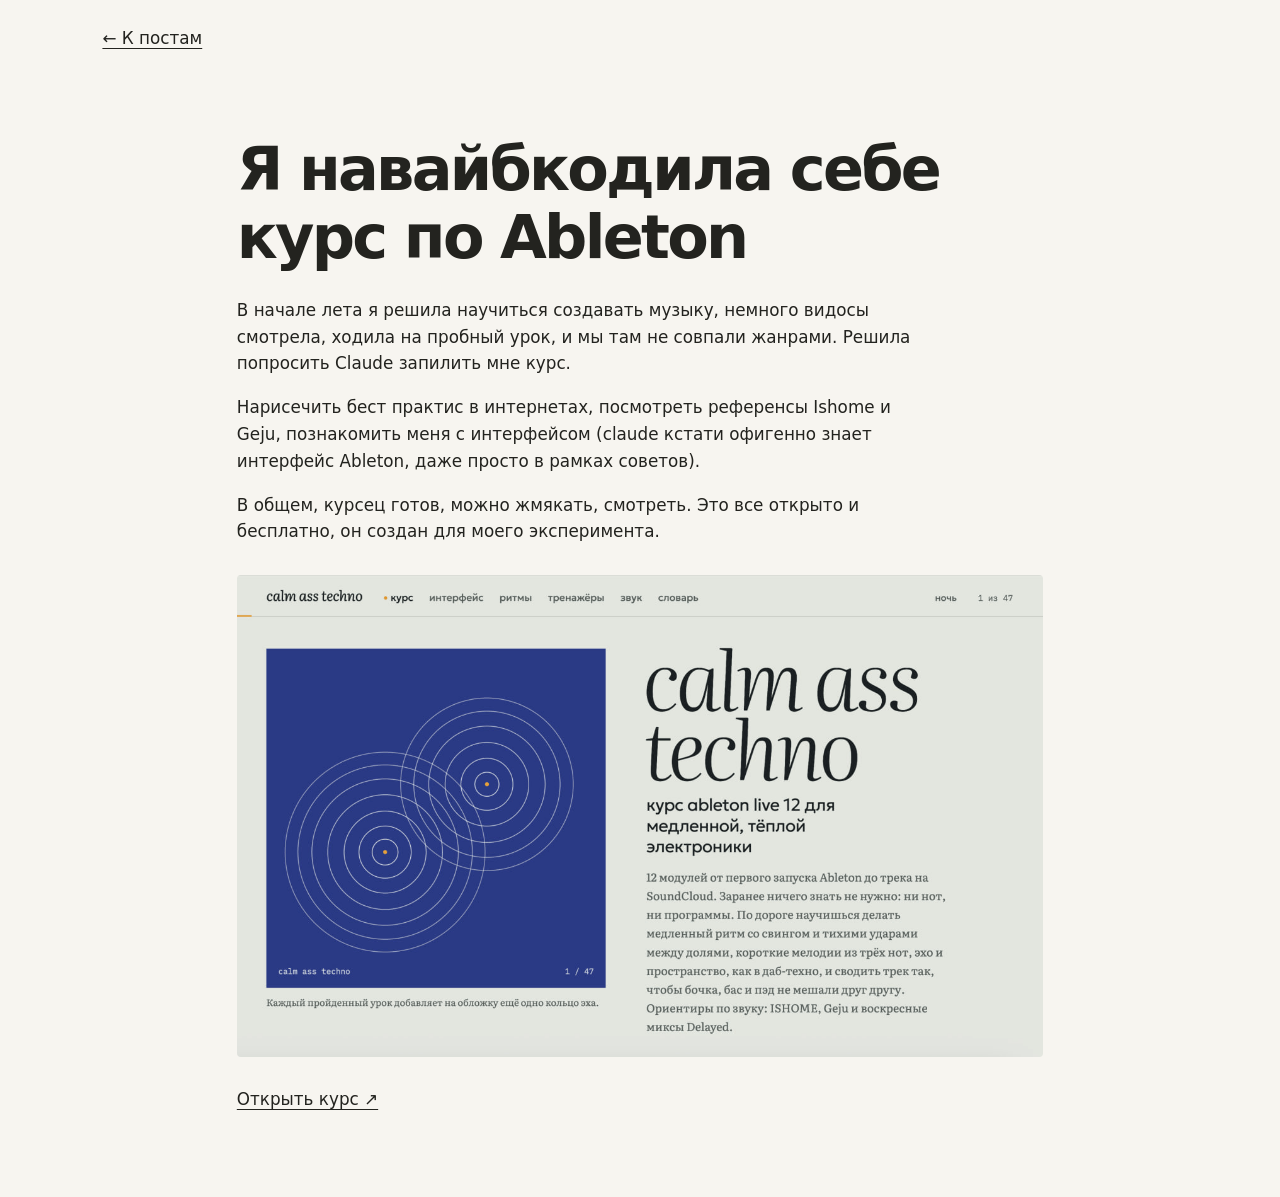
<file: blog/ableton/index.html>
<!doctype html>
<html lang="ru">
<head>
  <meta charset="utf-8">
  <meta name="viewport" content="width=device-width, initial-scale=1">
  <title>Я навайбкодила себе курс по Ableton — Владлена Орлова</title>
  <link rel="stylesheet" href="/site.css">
  <style>
    article { max-width: 48rem; margin: clamp(2.5rem, 7vw, 5rem) auto 0; }
    article h1 { font: 650 clamp(2rem, 6vw, 3.6rem)/1.12 system-ui, sans-serif; letter-spacing: -.045em; margin: 0 0 1.5rem; }
    article p { max-width: 65ch; }
    figure { margin: 1.75rem 0; }
    figure img { display: block; width: 100%; height: auto; border-radius: 4px; }
  </style>
</head>
<body>
  <header>
    <nav aria-label="Основная навигация">
      <a href="/#blog">← К постам</a>
    </nav>
  </header>
  <main>
    <article>
      <h1>Я навайбкодила себе курс по Ableton</h1>
      <p>В начале лета я решила научиться создавать музыку, немного видосы смотрела, ходила на пробный урок, и мы там не совпали жанрами. Решила попросить Claude запилить мне курс.</p>
      <p>Нарисечить бест практис в интернетах, посмотреть референсы Ishome и Geju, познакомить меня с интерфейсом (claude кстати офигенно знает интерфейс Ableton, даже просто в рамках советов).</p>
      <p>В общем, курсец готов, можно жмякать, смотреть. Это все открыто и бесплатно, он создан для моего эксперимента.</p>
      <figure><img src="./course.png" alt="Первый экран курса calm ass techno по Ableton Live 12" width="1280" height="765"></figure>
      <p><a href="http://vladlenaorlova.ru/ableton/">Открыть курс ↗</a></p>
    </article>
  </main>
</body>
</html>
</file>
<file: assets/index-C93un6hF.css>
.music-gallery{--record-width:clamp(164px, 22vw, 278px);color:#32273f;background:radial-gradient(at 29% 100%,#f2c7c7,#0000 57%),linear-gradient(155deg,#eee4ef,#e0d1e3 70%);padding-block:clamp(44px,6vw,92px)}.music-heading{padding-inline:var(--edge);flex-wrap:wrap;justify-content:space-between;align-items:end;gap:16px 24px;display:flex}.music-heading h2{font-size:clamp(40px,5.9vw,84px)}.music-intro{color:#5f5067;max-width:44ch;margin:.65rem 0 0;font-size:clamp(15px,1.3vw,18px)}.music-actions,.music-controls{align-items:center;display:flex}.music-actions{flex-wrap:wrap;gap:8px clamp(12px,3vw,30px)}.music-actions>a{text-underline-offset:.25em;padding-block:7px;font-size:.9rem;-webkit-text-decoration:underline #88748d;text-decoration:underline #88748d}.music-controls{gap:8px}.music-controls button{appearance:none;cursor:pointer;background:#fff7fb30;border:1px solid #65546c67;border-radius:50%;place-items:center;block-size:44px;inline-size:44px;padding:0;font:1.35rem/1 system-ui,sans-serif;display:grid}.music-controls button:hover:not(:disabled){background:#fff7fbc0}.music-controls button:disabled{opacity:.33;cursor:default}.music-records{inline-size:100%;min-inline-size:0;padding:clamp(24px, 4vw, 42px) var(--edge) 16px;overscroll-behavior-inline:contain;scroll-padding-inline:var(--edge);scroll-snap-type:x mandatory;scrollbar-width:thin;scrollbar-color:#9d849c #ffffff35;gap:clamp(22px,3vw,50px);margin:0;list-style:none;display:flex;overflow-x:auto}.music-records>li{flex:0 0 var(--record-width);scroll-snap-align:start;min-inline-size:0}.music-record{padding-bottom:8px;display:block}.music-record:hover{text-decoration:none}.music-record:hover h3{text-underline-offset:.22em;text-decoration:underline}.music-disc{aspect-ratio:1;background:repeating-radial-gradient(circle at center, #0c071557 0 .9px, #f6dbe029 1.5px 2.1px, transparent 2.4px 3.8px), conic-gradient(from 14deg, #282331, #282331 8%, var(--record-glow) 16%, #302539 28%, #1b1928 54%, #57465d 60%, var(--record-glow) 65%, #282331 75%);border:1px solid #17162280;border-radius:50%;place-items:center;margin-bottom:14px;animation:2.8s linear infinite paused spin-record;display:grid;box-shadow:0 8px 12px #36274235,inset 0 0 0 3px #211b2a92}.music-record:hover .music-disc,.music-record:focus-visible .music-disc{animation-play-state:running}@keyframes spin-record{to{transform:rotate(1turn)}}.music-disc-label{aspect-ratio:1;background:repeating-radial-gradient(circle at center, transparent 0 18%, #27172e1e 19% 20%, transparent 21% 25%), linear-gradient(150deg, #f8dee671, #372a4a24), var(--record-label);border:1px solid #2013297a;border-radius:50%;place-items:center;inline-size:34%;display:grid;position:relative;box-shadow:0 0 0 2px #181323}.music-disc-label:after{content:"";aspect-ratio:1;background:#2b2434;border-radius:50%;inline-size:9%;box-shadow:inset 0 1px 2px #0c0a13}.music-record h3{letter-spacing:-.022em;overflow-wrap:anywhere;font-size:clamp(1rem,1.5vw,1.3rem);font-weight:650;line-height:1.22}.music-record-meta{color:#5f5067;margin-top:5px;font-size:.86rem;line-height:1.35;display:block}@media (prefers-reduced-motion:reduce){.music-disc{animation:none}}.bookshelf{padding:clamp(44px, 6vw, 92px) var(--edge);color:#32273f;background:linear-gradient(178deg,#fff8ef,#f2dfdb)}.bookshelf h2{margin-bottom:clamp(25px,4vw,50px);font-size:clamp(40px,5.9vw,84px)}.book-covers{grid-template-columns:repeat(6,minmax(0,1fr));gap:clamp(14px,2vw,30px);margin:0;padding:0;list-style:none;display:grid}.book-cover{isolation:isolate;aspect-ratio:2/3;height:100%;min-height:190px;color:var(--book-ink);background:linear-gradient(90deg, #261a3026, #261a300c 5%, transparent 8%), var(--book-paper);border-radius:2px 5px 5px 2px;flex-direction:column;padding:clamp(13px,1.5vw,24px);display:flex;position:relative;overflow:hidden;box-shadow:2px 4px #dec7ba,3px 6px 9px #503b452f}.book-cover:hover{text-decoration:none;box-shadow:2px 4px #dec7ba,3px 8px 16px #503b454d}.book-catalog{align-self:flex-start;margin-top:auto;padding-top:.65rem;font-size:.72rem;font-weight:600;line-height:1.2}.book-cover:hover .book-catalog{text-underline-offset:.2em;text-decoration:underline}.book-cover h3{letter-spacing:-.025em;overflow-wrap:anywhere;text-wrap:balance;margin-top:.46rem;font:650 clamp(.98rem,1.5vw,1.55rem)/1.12 system-ui,sans-serif;position:relative}.book-author{font-size:clamp(.72rem,1vw,.94rem);line-height:1.2;display:block}.book-ornament{z-index:-1;opacity:.36;height:38%;position:absolute;inset:auto 11% 17% 13%}.book-ornament-moon{background:radial-gradient(circle at 62% 44%,#0000 32%,currentColor 33% 45%,#0000 46%);border-radius:50%}.book-ornament-stripes{clip-path:polygon(10% 100%,20% 8%,98% 20%,80% 83%);background:repeating-linear-gradient(128deg,currentColor 0 1px,#0000 2px 8px)}.book-ornament-orbit{background:repeating-radial-gradient(#0000 0 5px,currentColor 6px 7px);border-radius:50%;transform:rotate(-22deg)scaleY(.77)}.book-ornament-horizon{clip-path:polygon(0 91%,32% 42%,55% 60%,70% 21%,100% 90%,100% 100%,0 100%);background:repeating-linear-gradient(0deg,currentColor 0 1px,#0000 2px 6px)}@media (width<=850px){.book-covers{grid-template-columns:repeat(3,minmax(0,1fr))}.book-cover{min-height:0}}@media (width<=480px){.book-covers{grid-template-columns:repeat(2,minmax(0,1fr))}}*{box-sizing:border-box}:root{--edge:clamp(20px,6vw,110px);--lightningcss-light: ;--lightningcss-dark:initial;color-scheme:dark}body{color:#fff4e9;isolation:isolate;background:#202335;margin:0;font:17px/1.55 system-ui,sans-serif}.terrain{z-index:-1;pointer-events:none;background:#202335 url(/art/relief.png) 50%/cover;position:fixed;inset:0}.terrain:after{content:"";opacity:.085;mix-blend-mode:soft-light;background:url(/art/grain.png);position:absolute;inset:0}header,.hero,.work,.journal{padding-inline:var(--edge)}header,nav,.sectionhead,.journal a{justify-content:space-between;align-items:center;gap:clamp(14px,3vw,52px);display:flex}header{height:76px}.signature{letter-spacing:-.12em;font:italic 700 34px Georgia,serif}a,button{color:inherit}a{text-decoration:none}a:hover{text-underline-offset:.22em;text-decoration:underline}a:focus-visible,button:focus-visible{outline-offset:5px;outline:2px solid #ffe9c2}.hero{align-items:center;min-height:calc(100svh - 76px);padding-bottom:11vh;display:flex;position:relative}.intro{text-shadow:0 1px 24px #171a2b70;max-width:760px}p,h1,h2,h3{margin:0}h1,h2,h3{font-family:PT Serif,Georgia,serif;font-weight:400}h1{letter-spacing:-.07em;margin:.12em 0 .28em;font-size:clamp(76px,9vw,154px);line-height:.95}h1 br{display:none}h1 br:after{content:" "}.bio{max-width:35ch;font-size:clamp(17px,1.4vw,23px)}.work,.journal{padding-block:clamp(64px,10vw,150px)}h2{letter-spacing:-.065em;font-size:clamp(44px,6vw,100px);line-height:1.08}.sectionhead{align-items:baseline}.pair{margin-top:48px}.project{border-top:1px solid #f3e7d95c;padding:24px 0;display:block}.project:last-child{border-bottom:1px solid #f3e7d95c}h3{letter-spacing:-.045em;font-size:clamp(26px,3.6vw,62px)}.cover{display:none}@media (width<=600px){header{height:64px}nav{font-size:14px}.hero{min-height:calc(100svh - 64px)}h1{max-width:6ch}.sectionhead{flex-wrap:wrap;gap:10px}.pair{margin-top:24px}}:root{--lightningcss-light:initial;--lightningcss-dark: ;color-scheme:light;color:#32273f}body{color:#32273f;background:#dfd2d1}.terrain{background:#dfd2d1 url(/art/predawn.jpg) 50%/100% 100%}.terrain:before{content:"";pointer-events:none;background:url(/art/sunrise.jpg) 50%/100% 100%;animation:85s ease-in-out forwards dawn;position:absolute;inset:0}@keyframes dawn{0%{opacity:0}to{opacity:1}}.terrain:after{opacity:.03}.signature img{width:54px;display:block}.intro{text-shadow:none}h1{width:clamp(290px,44vw,750px);max-width:none;margin:0 0 clamp(22px,3vw,45px);line-height:0}h1 img{width:100%;height:auto;display:block}h1 img+img{width:66%;margin:.1em 0 0 15%}.hero{padding-bottom:7vh}.bio{text-wrap:pretty;max-width:54ch}.bio p+p{margin-top:.8em}a:focus-visible,button:focus-visible{outline-color:#403256}h2,h3{font-family:system-ui,sans-serif;font-weight:400}.project,.project:last-child{border-color:#49334855}@media (width<=600px){h1{width:min(88vw,440px)}.signature img{width:42px}.intro{width:100%}.hero{align-items:center}.bio{max-width:100%}.hero{padding-top:30px}}@media (prefers-reduced-motion:reduce){.terrain:before{opacity:.4;animation:none}}.journal{color:#211e20;background:#fffdfb;padding-block:clamp(42px,6vw,90px)}.journal-feed{max-width:670px}.journal h2{letter-spacing:-.025em;color:#a65112;margin-bottom:16px;font:600 20px/1.3 system-ui,sans-serif}.journal article+article{margin-top:42px}.journal .post-meta{color:#716b68;margin:0 0 5px;font-size:14px;line-height:1.5}.journal h3{letter-spacing:-.025em;margin:0;font:650 clamp(19px,1.6vw,23px)/1.26 system-ui,sans-serif}.journal article>p:last-child{color:#625b59;margin:4px 0 0;font-size:17px;line-height:1.5}.terrain{overflow:hidden}.bloom{pointer-events:none;width:68%;height:65%;transition:transform 1.45s cubic-bezier(.16,.65,.25,1);position:absolute}.peach{background:radial-gradient(#ffae8078,#0000 66%);top:23%;left:6%}.lilac{background:radial-gradient(#b49ac578,#0000 68%);transition-duration:1.95s;top:49%;left:44%}@media (prefers-reduced-motion:reduce){.bloom{transition:none;transform:none!important}}.profile-links{flex-wrap:wrap;align-items:baseline;gap:4px 14px;margin:1.25em 0 0;padding:0;list-style:none;display:flex}.profile-links li+li:before{content:"·";margin-right:14px}.profile-links a{text-underline-offset:.22em;padding-block:4px;text-decoration:underline;display:inline-block}.colophon{color:#32273f;padding:clamp(42px,5vw,90px) var(--edge) clamp(190px,29vw,435px);isolation:isolate;background:radial-gradient(at 67% 74%,#ffdaac 0%,#ffcf9e00 52%),linear-gradient(176deg,#cec4db 0%,#e7bacb 35%,#f7ab9e 59%,#ffd4a1 78%,#c98891 100%);position:relative;overflow:hidden}.footer-landscape{z-index:-1;pointer-events:none;position:absolute;inset:0}.footer-cutout{inset-inline:0;filter:drop-shadow(0 -1px 0 var(--cut-edge)) drop-shadow(0 -4px 6px #41283a46);position:absolute;bottom:0}.footer-cutout:before{content:"";clip-path:var(--cut-shape);background:var(--cut-fill);position:absolute;inset:0}.footer-cutout-rock{--cut-edge:#dbaab0;--cut-shape:polygon(0 48%, 6% 43%, 11% 48%, 17% 37%, 21% 32%, 25% 37%, 29% 29%, 35% 12%, 38% 15%, 42% 27%, 45% 31%, 47% 40%, 53% 48%, 57% 45%, 60% 38%, 64% 29%, 68% 32%, 71% 41%, 75% 45%, 81% 43%, 87% 31%, 92% 35%, 97% 27%, 100% 30%, 100% 100%, 0 100%);--cut-fill:linear-gradient(168deg,#d197a179,#593d618c 65%,#3c3049a6), url(/art/footer-rock.avif) center 38% / clamp(210px,24vw,360px) auto repeat-x;height:clamp(155px,17vw,300px)}.footer-cutout-mossy-rock{--cut-edge:#ceba9c;--cut-shape:polygon(0 57%, 6% 49%, 12% 39%, 18% 43%, 23% 54%, 31% 59%, 39% 61%, 46% 53%, 50% 41%, 55% 34%, 61% 30%, 66% 37%, 73% 49%, 78% 51%, 84% 46%, 90% 51%, 95% 40%, 100% 34%, 100% 100%, 0 100%);--cut-fill:linear-gradient(180deg,#ac836455,#63566a45 52%,#50374599), url(/art/footer-mossy-rock.jpg) 62px 26% / clamp(190px,21vw,330px) auto repeat-x;height:clamp(106px,12.8vw,215px)}.footer-cutout-moss{--cut-edge:#c4ae81;--cut-shape:polygon(0 25%, 5% 18%, 10% 13%, 15% 16%, 19% 20%, 23% 25%, 26% 31%, 32% 37%, 39% 42%, 44% 40%, 50% 36%, 55% 38%, 61% 42%, 67% 39%, 71% 33%, 77% 21%, 83% 13%, 89% 16%, 94% 22%, 100% 24%, 100% 100%, 0 100%);--cut-fill:linear-gradient(180deg,#ad78536e,#574b3e1a 52%,#29293778), url(/art/footer-moss.avif) center 23% / clamp(180px,20vw,300px) auto repeat-x;height:clamp(78px,9.4vw,170px);bottom:clamp(-24px,-1.5vw,-12px)}.footer-links{grid-template-columns:1.5fr repeat(3,1fr);gap:30px;display:grid}.footer-links h2{letter-spacing:normal;margin-bottom:12px;font:600 16px/1.3 system-ui,sans-serif}.footer-links a{width:fit-content;padding-block:4px;display:block}.footer-mark img{width:clamp(75px,10vw,160px)}.colophon a:focus-visible{outline-color:#403256}@media (width<=650px){.footer-links{grid-template-columns:1fr 1fr;gap:24px 16px}}.project-description{max-width:56ch;margin-top:7px;font-size:clamp(15px,1.3vw,18px);line-height:1.45}
</file>
<file: site.css>
:root {
  color-scheme: light;
  background: #f7f5f0;
  color: #23231f;
  font: 1.05rem/1.6 system-ui, sans-serif;
}
body { max-width: 64rem; margin: auto; padding: 1.5rem clamp(1rem, 5vw, 4rem) 4rem; }
nav { display: flex; flex-wrap: wrap; gap: 0.75rem 1.5rem; }
a { color: inherit; text-underline-offset: .22em; }
a:hover { color: #365d49; }
h1, h2 { font-family: Georgia, serif; font-weight: normal; line-height: 1.05; }
h1 { font-size: clamp(2.75rem, 8vw, 5rem); margin-bottom: 1rem; }
h2 { font-size: clamp(1.8rem, 4vw, 2.75rem); margin-top: 0; }
section { margin-top: 3.5rem; padding-top: 1.5rem; border-top: 1px solid #cfcdc4; }
.projects { display: grid; grid-template-columns: repeat(auto-fit, minmax(min(100%, 17rem), 1fr)); gap: 1rem; padding: 0; list-style: none; }
.projects a { display: block; padding: 1.25rem; border: 1px solid #cfcdc4; }
</file>
